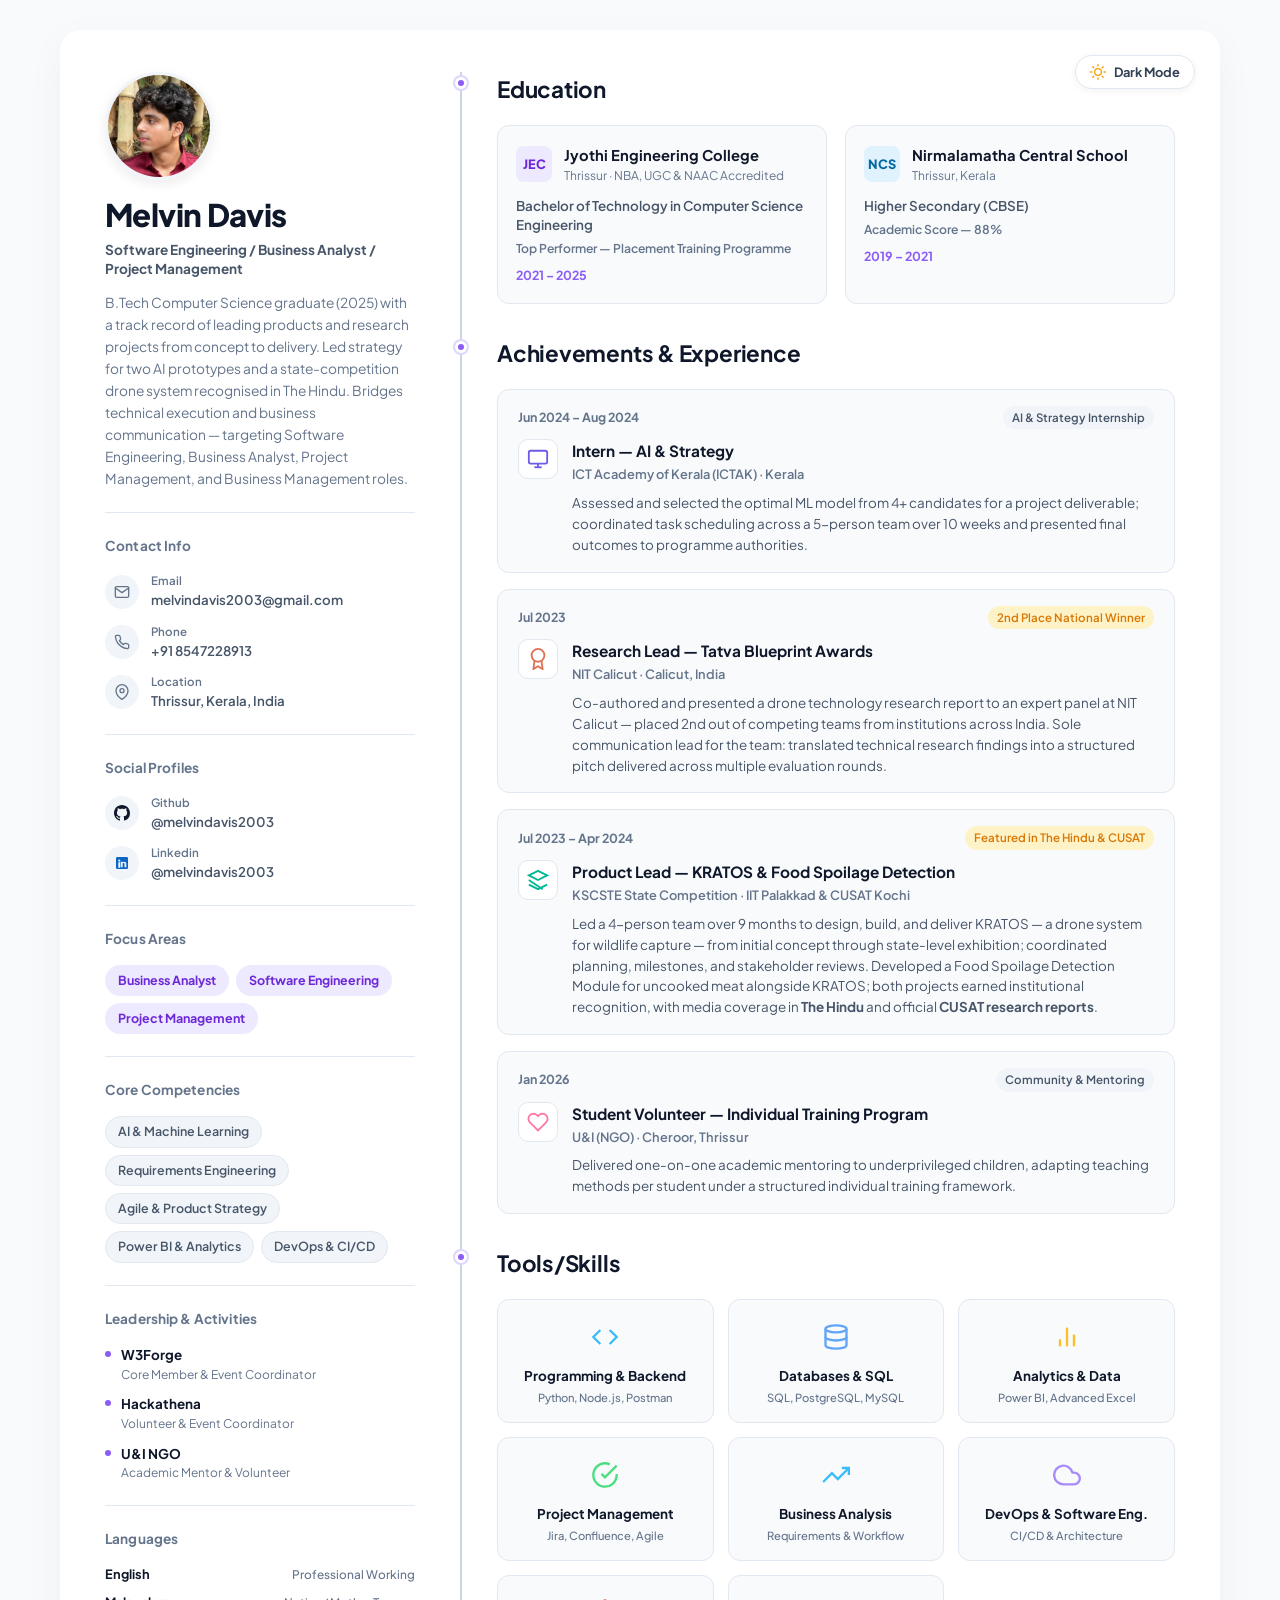
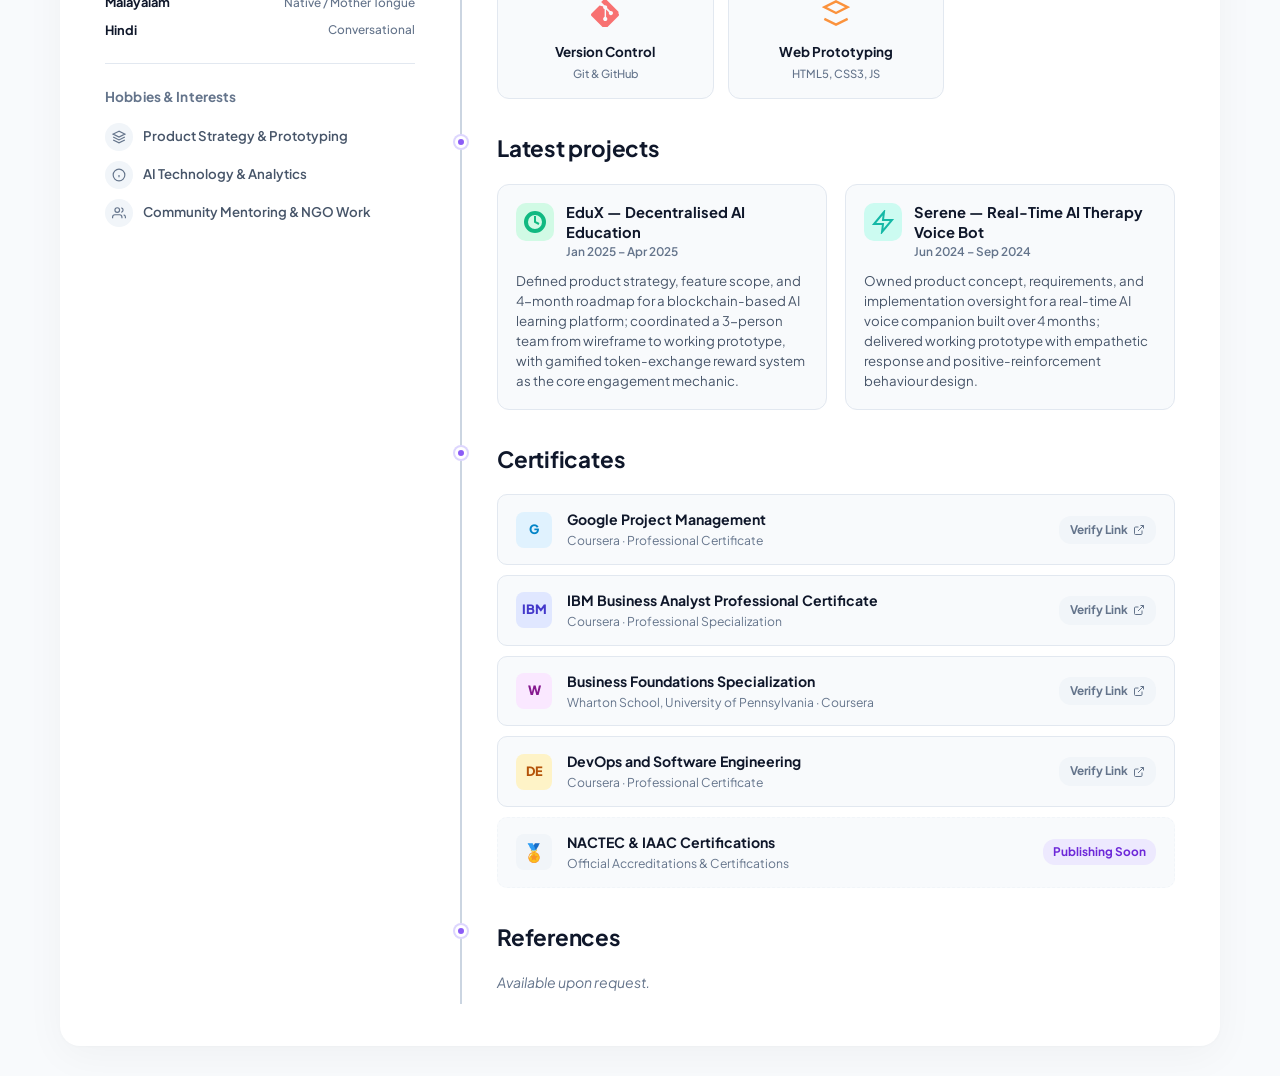
<file: index.html>
<!DOCTYPE html>
<html lang="en">

<head>
    <meta charset="UTF-8">
    <meta name="viewport" content="width=device-width, initial-scale=1.0">
    <meta http-equiv="X-UA-Compatible" content="ie=edge">

    <!-- Anti-flash theme script -->
    <script>
        (function () {
            const savedTheme = localStorage.getItem('theme') || (window.matchMedia('(prefers-color-scheme: dark)').matches ? 'dark' : 'light');
            document.documentElement.setAttribute('data-theme', savedTheme);
        })();
    </script>

    <!-- Primary Meta Tags -->
    <title>Melvin Davis | Software Engineering, Business Analyst & Project Management Portfolio</title>
    <meta name="title" content="Melvin Davis | Software Engineering, Business Analyst & Project Management Portfolio">
    <meta name="description"
        content="Official portfolio & resume website of Melvin Davis — B.Tech Computer Science Graduate (2025), Product Lead, AI Strategy Specialist, and Certified Business Analyst & Project Manager based in Thrissur, Kerala.">
    <meta name="keywords"
        content="Melvin Davis, Software Engineer, Business Analyst, Project Management, Thrissur Kerala, B.Tech Computer Science, Jyothi Engineering College, EduX, Serene AI, KRATOS drone, Tatva Blueprint Awards">
    <meta name="author" content="Melvin Davis">
    <meta name="robots" content="index, follow">

    <!-- Open Graph / Facebook / LinkedIn -->
    <meta property="og:type" content="website">
    <meta property="og:url" content="https://melvindavis2003.github.io/">
    <meta property="og:title" content="Melvin Davis | Software Engineering & Business Analyst Portfolio">
    <meta property="og:description"
        content="Explore the portfolio, projects, certifications, and experience of Melvin Davis. Specializing in Software Engineering, AI Strategy, and Project Management.">
    <meta property="og:image" content="./avatar.png">

    <!-- Twitter Meta Tags -->
    <meta property="twitter:card" content="summary_large_image">
    <meta property="twitter:title" content="Melvin Davis | Resume & Portfolio">
    <meta property="twitter:description"
        content="Explore the projects and certified credentials of Melvin Davis in Software Engineering, Business Analysis, and Project Management.">
    <meta property="twitter:image" content="./avatar.png">

    <!-- Canonical URL -->
    <link rel="canonical" href="https://melvindavis2003.github.io/">

    <!-- Structured Data / JSON-LD for SEO -->
    <script type="application/ld+json">
    {
      "@context": "https://schema.org",
      "@type": "Person",
      "name": "Melvin Davis",
      "jobTitle": "Software Engineer & Business Analyst",
      "email": "mailto:melvindavis2003@gmail.com",
      "telephone": "+918547228913",
      "address": {
        "@type": "PostalAddress",
        "addressLocality": "Thrissur",
        "addressRegion": "Kerala",
        "addressCountry": "India"
      },
      "almaMater": "Jyothi Engineering College",
      "sameAs": [
        "https://github.com/melvindavis2003",
        "https://linkedin.com/in/melvindavis2003"
      ],
      "knowsAbout": [
        "Software Engineering",
        "Business Analysis",
        "Project Management",
        "Analytics & Data",
        "Databases & SQL",
        "DevOps"
      ]
    }
    </script>

    <!-- Google Fonts -->
    <link rel="preconnect" href="https://fonts.googleapis.com">
    <link rel="preconnect" href="https://fonts.gstatic.com" crossorigin>
    <link
        href="https://fonts.googleapis.com/css2?family=Plus+Jakarta+Sans:ital,wght@0,300;0,400;0,500;0,600;0,700;0,800;1,400&display=swap"
        rel="stylesheet">

    <link rel="stylesheet" href="./style.css">
</head>

<body>
    <div class="resume-wrapper" id="main-container">
        <main class="resume-card" id="resume-card-main">

            <!-- Theme Switcher Toggle -->
            <button class="theme-toggle-btn" id="theme-toggle" aria-label="Toggle Dark and Light Mode" title="Toggle Theme Mode">
                <svg class="sun-icon" width="16" height="16" viewBox="0 0 24 24" fill="none" stroke="currentColor" stroke-width="2" stroke-linecap="round" stroke-linejoin="round">
                    <circle cx="12" cy="12" r="5"></circle>
                    <line x1="12" y1="1" x2="12" y2="3"></line>
                    <line x1="12" y1="21" x2="12" y2="23"></line>
                    <line x1="4.22" y1="4.22" x2="5.64" y2="5.64"></line>
                    <line x1="18.36" y1="18.36" x2="19.78" y2="19.78"></line>
                    <line x1="1" y1="12" x2="3" y2="12"></line>
                    <line x1="21" y1="12" x2="23" y2="12"></line>
                    <line x1="4.22" y1="19.78" x2="5.64" y2="18.36"></line>
                    <line x1="18.36" y1="5.64" x2="19.78" y2="4.22"></line>
                </svg>
                <svg class="moon-icon" width="16" height="16" viewBox="0 0 24 24" fill="none" stroke="currentColor" stroke-width="2" stroke-linecap="round" stroke-linejoin="round">
                    <path d="M21 12.79A9 9 0 1 1 11.21 3 7 7 0 0 0 21 12.79z"></path>
                </svg>
                <span class="theme-text">Dark Mode</span>
            </button>

            <!-- Left Sidebar Section -->
            <aside class="sidebar" id="sidebar-info" aria-label="Personal Information and Sidebar">

                <!-- Profile Header -->
                <header class="profile-header" id="profile-header-section">
                    <div class="avatar-container" id="avatar-wrapper">
                        <img src="./avatar.png" alt="Melvin Davis - Software Engineering & Business Analyst"
                            class="avatar-img" id="profile-avatar" loading="eager" width="108" height="108">
                    </div>
                    <h1 class="name" id="user-name">Melvin Davis</h1>
                    <p class="role-subtitle" id="user-role-title">Software Engineering / Business Analyst / Project Management</p>
                    <p class="profile-bio" id="user-bio">
                        B.Tech Computer Science graduate (2025) with a track record of leading products and research
                        projects from concept to delivery. Led strategy for two AI prototypes and a state-competition
                        drone system recognised in The Hindu. Bridges technical execution and business communication —
                        targeting Software Engineering, Business Analyst, Project Management, and Business Management
                        roles.
                    </p>
                </header>

                <div class="sidebar-divider" aria-hidden="true"></div>

                <!-- Contact Details -->
                <section class="sidebar-block" id="contact-details-block" aria-label="Contact Information">
                    <h2 class="sidebar-heading">Contact Info</h2>

                    <div class="contact-item" id="contact-email">
                        <div class="icon-bubble" aria-hidden="true">
                            <svg width="16" height="16" viewBox="0 0 24 24" fill="none" stroke="currentColor"
                                stroke-width="2" stroke-linecap="round" stroke-linejoin="round">
                                <path d="M4 4h16c1.1 0 2 .9 2 2v12c0 1.1-.9 2-2 2H4c-1.1 0-2-.9-2-2V6c0-1.1.9-2 2-2z">
                                </path>
                                <polyline points="22,6 12,13 2,6"></polyline>
                            </svg>
                        </div>
                        <div class="contact-meta">
                            <span class="label">Email</span>
                            <a href="mailto:melvindavis2003@gmail.com" class="val" id="link-email"
                                title="Email Melvin Davis">melvindavis2003@gmail.com</a>
                        </div>
                    </div>

                    <div class="contact-item" id="contact-phone">
                        <div class="icon-bubble" aria-hidden="true">
                            <svg width="16" height="16" viewBox="0 0 24 24" fill="none" stroke="currentColor"
                                stroke-width="2" stroke-linecap="round" stroke-linejoin="round">
                                <path
                                    d="M22 16.92v3a2 2 0 0 1-2.18 2 19.79 19.79 0 0 1-8.63-3.07 19.5 19.5 0 0 1-6-6 19.79 19.79 0 0 1-3.07-8.67A2 2 0 0 1 4.11 2h3a2 2 0 0 1 2 1.72 12.84 12.84 0 0 0 .7 2.81 2 2 0 0 1-.45 2.11L8.09 9.91a16 16 0 0 0 6 6l1.27-1.27a2 2 0 0 1 2.11-.45 12.84 12.84 0 0 0 2.81.7A2 2 0 0 1 22 16.92z">
                                </path>
                            </svg>
                        </div>
                        <div class="contact-meta">
                            <span class="label">Phone</span>
                            <a href="tel:+918547228913" class="val" id="link-phone" title="Call Melvin Davis">+91 8547228913</a>
                        </div>
                    </div>

                    <div class="contact-item" id="contact-location">
                        <div class="icon-bubble" aria-hidden="true">
                            <svg width="16" height="16" viewBox="0 0 24 24" fill="none" stroke="currentColor"
                                stroke-width="2" stroke-linecap="round" stroke-linejoin="round">
                                <path d="M21 10c0 7-9 13-9 13s-9-6-9-13a9 9 0 0 1 18 0z"></path>
                                <circle cx="12" cy="10" r="3"></circle>
                            </svg>
                        </div>
                        <div class="contact-meta">
                            <span class="label">Location</span>
                            <span class="val" id="val-location">Thrissur, Kerala, India</span>
                        </div>
                    </div>
                </section>

                <div class="sidebar-divider" aria-hidden="true"></div>

                <!-- Social Profiles -->
                <section class="sidebar-block" id="social-profiles-block" aria-label="Social Profiles">
                    <h2 class="sidebar-heading">Social Profiles</h2>

                    <div class="contact-item" id="social-github">
                        <div class="icon-bubble icon-bubble--github" aria-hidden="true">
                            <svg width="16" height="16" viewBox="0 0 24 24" fill="currentColor">
                                <path
                                    d="M12 0C5.37 0 0 5.37 0 12c0 5.31 3.435 9.795 8.205 11.385.6.105.825-.255.825-.57 0-.285-.015-1.23-.015-2.235-3.015.555-3.795-.735-4.035-1.41-.135-.345-.72-1.41-1.23-1.695-.42-.225-1.02-.78-.015-.795.945-.015 1.62.87 1.845 1.23 1.08 1.815 2.805 1.305 3.495.99.105-.78.42-1.305.765-1.605-2.67-.3-5.46-1.335-5.46-5.925 0-1.305.465-2.385 1.23-3.225-.12-.3-.54-1.53.12-3.18 0 0 1.005-.315 3.3 1.23.96-.27 1.98-.405 3-.405s2.04.135 3 .405c2.295-1.56 3.3-1.23 3.3-1.23.66 1.65.24 2.88.12 3.18.765.84 1.23 1.905 1.23 3.225 0 4.605-2.805 5.625-5.475 5.925.435.375.81 1.095.81 2.22 0 1.605-.015 2.895-.015 3.3 0 .315.225.69.825.57A12.02 12.02 0 0024 12c0-6.63-5.37-12-12-12z" />
                            </svg>
                        </div>
                        <div class="contact-meta">
                            <span class="label">Github</span>
                            <a href="https://github.com/melvindavis2003" target="_blank" rel="noopener noreferrer"
                                class="val" id="link-github" title="Visit GitHub Profile">@melvindavis2003</a>
                        </div>
                    </div>

                    <div class="contact-item" id="social-linkedin">
                        <div class="icon-bubble icon-bubble--linkedin" aria-hidden="true">
                            <svg width="16" height="16" viewBox="0 0 24 24" fill="currentColor">
                                <path
                                    d="M19 3a2 2 0 0 1 2 2v14a2 2 0 0 1-2 2H5a2 2 0 0 1-2-2V5a2 2 0 0 1 2-2h14m-.5 15.5v-5.3a3.26 3.26 0 0 0-3.26-3.26c-.85 0-1.84.52-2.28 1.3v-1.11h-2.79v8.37h2.79v-4.93c0-.77.62-1.4 1.39-1.4a1.4 1.4 0 0 1 1.4 1.4v4.93h2.75M6.46 10.9v8.37H9.25V10.9H6.46M7.86 6.74a1.64 1.64 0 1 0 0 3.28 1.64 1.64 0 0 0 0-3.28z" />
                            </svg>
                        </div>
                        <div class="contact-meta">
                            <span class="label">Linkedin</span>
                            <a href="https://linkedin.com/in/melvindavis2003" target="_blank" rel="noopener noreferrer"
                                class="val" id="link-linkedin" title="Visit LinkedIn Profile">@melvindavis2003</a>
                        </div>
                    </div>
                </section>

                <div class="sidebar-divider" aria-hidden="true"></div>

                <!-- Primary Focus Areas -->
                <section class="sidebar-block" id="focus-areas-block" aria-label="Core Focus Areas">
                    <h2 class="sidebar-heading">Focus Areas</h2>

                    <div class="pill-badge-list" id="focus-pills-list">
                        <span class="pill-badge pill-badge--primary">Business Analyst</span>
                        <span class="pill-badge pill-badge--primary">Software Engineering</span>
                        <span class="pill-badge pill-badge--primary">Project Management</span>
                    </div>
                </section>

                <div class="sidebar-divider" aria-hidden="true"></div>

                <!-- Technical Competencies -->
                <section class="sidebar-block" id="competencies-block" aria-label="Key Technical Competencies">
                    <h2 class="sidebar-heading">Core Competencies</h2>

                    <div class="pill-badge-list" id="competencies-pills-list">
                        <span class="pill-badge">AI & Machine Learning</span>
                        <span class="pill-badge">Requirements Engineering</span>
                        <span class="pill-badge">Agile & Product Strategy</span>
                        <span class="pill-badge">Power BI & Analytics</span>
                        <span class="pill-badge">DevOps & CI/CD</span>
                    </div>
                </section>

                <div class="sidebar-divider" aria-hidden="true"></div>

                <!-- Leadership & Community Impact -->
                <section class="sidebar-block" id="leadership-block" aria-label="Leadership and Community Involvement">
                    <h2 class="sidebar-heading">Leadership & Activities</h2>

                    <ul class="activity-list" id="leadership-activities-list">
                        <li class="activity-item">
                            <div class="activity-bullet" aria-hidden="true"></div>
                            <div class="activity-meta">
                                <strong class="activity-title">W3Forge</strong>
                                <span class="activity-role">Core Member & Event Coordinator</span>
                            </div>
                        </li>
                        <li class="activity-item">
                            <div class="activity-bullet" aria-hidden="true"></div>
                            <div class="activity-meta">
                                <strong class="activity-title">Hackathena</strong>
                                <span class="activity-role">Volunteer & Event Coordinator</span>
                            </div>
                        </li>
                        <li class="activity-item">
                            <div class="activity-bullet" aria-hidden="true"></div>
                            <div class="activity-meta">
                                <strong class="activity-title">U&I NGO</strong>
                                <span class="activity-role">Academic Mentor & Volunteer</span>
                            </div>
                        </li>
                    </ul>
                </section>

                <div class="sidebar-divider" aria-hidden="true"></div>

                <!-- Languages Section -->
                <section class="sidebar-block" id="languages-block" aria-label="Languages Spoken">
                    <h2 class="sidebar-heading">Languages</h2>

                    <div class="language-list" id="language-list">
                        <div class="lang-item">
                            <span class="lang-name">English</span>
                            <span class="lang-prof">Professional Working</span>
                        </div>
                        <div class="lang-item">
                            <span class="lang-name">Malayalam</span>
                            <span class="lang-prof">Native / Mother Tongue</span>
                        </div>
                        <div class="lang-item">
                            <span class="lang-name">Hindi</span>
                            <span class="lang-prof">Conversational</span>
                        </div>
                    </div>
                </section>

                <div class="sidebar-divider" aria-hidden="true"></div>

                <!-- Hobbies & Interests -->
                <section class="sidebar-block" id="hobbies-block" aria-label="Hobbies and Personal Interests">
                    <h2 class="sidebar-heading">Hobbies & Interests</h2>
                    <ul class="hobby-list" id="hobbies-list">
                        <li>
                            <div class="icon-bubble icon-bubble--sm" aria-hidden="true">
                                <svg width="14" height="14" viewBox="0 0 24 24" fill="none" stroke="currentColor"
                                    stroke-width="2">
                                    <path d="M12 2L2 7l10 5 10-5-10-5zM2 17l10 5 10-5M2 12l10 5 10-5"></path>
                                </svg>
                            </div>
                            <span>Product Strategy & Prototyping</span>
                        </li>
                        <li>
                            <div class="icon-bubble icon-bubble--sm" aria-hidden="true">
                                <svg width="14" height="14" viewBox="0 0 24 24" fill="none" stroke="currentColor"
                                    stroke-width="2">
                                    <circle cx="12" cy="12" r="10"></circle>
                                    <path d="M12 16v-4M12 8h.01"></path>
                                </svg>
                            </div>
                            <span>AI Technology & Analytics</span>
                        </li>
                        <li>
                            <div class="icon-bubble icon-bubble--sm" aria-hidden="true">
                                <svg width="14" height="14" viewBox="0 0 24 24" fill="none" stroke="currentColor"
                                    stroke-width="2">
                                    <path d="M17 21v-2a4 4 0 0 0-4-4H5a4 4 0 0 0-4 4v2"></path>
                                    <circle cx="9" cy="7" r="4"></circle>
                                    <path d="M23 21v-2a4 4 0 0 0-3-3.87"></path>
                                    <path d="M16 3.13a4 4 0 0 1 0 7.75"></path>
                                </svg>
                            </div>
                            <span>Community Mentoring & NGO Work</span>
                        </li>
                    </ul>
                </section>
            </aside>

            <!-- Main Timeline Content Column -->
            <section class="main-content" id="main-timeline-content"
                aria-label="Main Content and Achievements Timeline">

                <!-- Section 1: Education -->
                <article class="timeline-section" id="education-section">
                    <div class="timeline-node" aria-hidden="true"></div>
                    <h2 class="section-title">Education</h2>

                    <div class="education-grid" id="education-cards-wrapper">
                        <!-- Card 1 -->
                        <div class="edu-card" id="edu-card-jec">
                            <div class="edu-header">
                                <div class="institution-logo logo--college" aria-hidden="true">
                                    <span>JEC</span>
                                </div>
                                <div class="edu-heading-text">
                                    <h3 class="institution-name">Jyothi Engineering College</h3>
                                    <p class="edu-accreditation">Thrissur · NBA, UGC & NAAC Accredited</p>
                                </div>
                            </div>
                            <h4 class="degree-title">Bachelor of Technology in Computer Science Engineering</h4>
                            <p class="edu-honor-text">Top Performer — Placement Training Programme</p>
                            <div class="edu-meta-line">
                                <span class="edu-date">2021 – 2025</span>
                            </div>
                        </div>

                        <!-- Card 2 -->
                        <div class="edu-card" id="edu-card-ncs">
                            <div class="edu-header">
                                <div class="institution-logo logo--school" aria-hidden="true">
                                    <span>NCS</span>
                                </div>
                                <div class="edu-heading-text">
                                    <h3 class="institution-name">Nirmalamatha Central School</h3>
                                    <p class="edu-accreditation">Thrissur, Kerala</p>
                                </div>
                            </div>
                            <h4 class="degree-title">Higher Secondary (CBSE)</h4>
                            <p class="edu-honor-text">Academic Score — 88%</p>
                            <div class="edu-meta-line">
                                <span class="edu-date">2019 – 2021</span>
                            </div>
                        </div>
                    </div>
                </article>

                <!-- Section 2: Achievements & Experience -->
                <article class="timeline-section" id="experience-section">
                    <div class="timeline-node" aria-hidden="true"></div>
                    <h2 class="section-title">Achievements & Experience</h2>

                    <div class="experience-list" id="experience-items-wrapper">

                        <!-- Experience Item 1 -->
                        <div class="exp-card" id="exp-card-ictak">
                            <div class="exp-top-bar">
                                <span class="exp-dates">Jun 2024 – Aug 2024</span>
                                <span class="exp-tag">AI & Strategy Internship</span>
                            </div>
                            <div class="exp-body">
                                <div class="exp-logo-box" aria-hidden="true">
                                    <svg width="22" height="22" viewBox="0 0 24 24" fill="none" stroke="#6c5ce7"
                                        stroke-width="2">
                                        <rect x="2" y="3" width="20" height="14" rx="2" ry="2"></rect>
                                        <line x1="8" y1="21" x2="16" y2="21"></line>
                                        <line x1="12" y1="17" x2="12" y2="21"></line>
                                    </svg>
                                </div>
                                <div class="exp-info">
                                    <h3 class="exp-role">Intern — AI & Strategy</h3>
                                    <p class="exp-company">ICT Academy of Kerala (ICTAK) · Kerala</p>
                                    <p class="exp-desc">
                                        Assessed and selected the optimal ML model from 4+ candidates for a project
                                        deliverable; coordinated task scheduling across a 5-person team over 10 weeks
                                        and presented final outcomes to programme authorities.
                                    </p>
                                </div>
                            </div>
                        </div>

                        <!-- Experience Item 2 -->
                        <div class="exp-card" id="exp-card-tatva">
                            <div class="exp-top-bar">
                                <span class="exp-dates">Jul 2023</span>
                                <span class="exp-tag exp-tag--award">2nd Place National Winner</span>
                            </div>
                            <div class="exp-body">
                                <div class="exp-logo-box" aria-hidden="true">
                                    <svg width="22" height="22" viewBox="0 0 24 24" fill="none" stroke="#e17055"
                                        stroke-width="2">
                                        <circle cx="12" cy="8" r="7"></circle>
                                        <polyline points="8.21 13.89 7 23 12 20 17 23 15.79 13.88"></polyline>
                                    </svg>
                                </div>
                                <div class="exp-info">
                                    <h3 class="exp-role">Research Lead — Tatva Blueprint Awards</h3>
                                    <p class="exp-company">NIT Calicut · Calicut, India</p>
                                    <p class="exp-desc">
                                        Co-authored and presented a drone technology research report to an expert panel
                                        at NIT Calicut — placed 2nd out of competing teams from institutions across
                                        India. Sole communication lead for the team: translated technical research
                                        findings into a structured pitch delivered across multiple evaluation rounds.
                                    </p>
                                </div>
                            </div>
                        </div>

                        <!-- Experience Item 3 -->
                        <div class="exp-card" id="exp-card-kratos">
                            <div class="exp-top-bar">
                                <span class="exp-dates">Jul 2023 – Apr 2024</span>
                                <span class="exp-tag exp-tag--award">Featured in The Hindu & CUSAT</span>
                            </div>
                            <div class="exp-body">
                                <div class="exp-logo-box" aria-hidden="true">
                                    <svg width="22" height="22" viewBox="0 0 24 24" fill="none" stroke="#00b894"
                                        stroke-width="2">
                                        <polygon points="12 2 2 7 12 12 22 7 12 2"></polygon>
                                        <polyline points="2 17 12 22 22 17"></polyline>
                                        <polyline points="2 12 17 22 12"></polyline>
                                    </svg>
                                </div>
                                <div class="exp-info">
                                    <h3 class="exp-role">Product Lead — KRATOS & Food Spoilage Detection</h3>
                                    <p class="exp-company">KSCSTE State Competition · IIT Palakkad & CUSAT Kochi</p>
                                    <p class="exp-desc">
                                        Led a 4-person team over 9 months to design, build, and deliver KRATOS — a drone
                                        system for wildlife capture — from initial concept through state-level
                                        exhibition; coordinated planning, milestones, and stakeholder reviews. Developed
                                        a Food Spoilage Detection Module for uncooked meat alongside KRATOS; both
                                        projects earned institutional recognition, with media coverage in <strong>The
                                            Hindu</strong> and official <strong>CUSAT research reports</strong>.
                                    </p>
                                </div>
                            </div>
                        </div>

                        <!-- Experience Item 4 -->
                        <div class="exp-card" id="exp-card-uandi">
                            <div class="exp-top-bar">
                                <span class="exp-dates">Jan 2026</span>
                                <span class="exp-tag">Community & Mentoring</span>
                            </div>
                            <div class="exp-body">
                                <div class="exp-logo-box" aria-hidden="true">
                                    <svg width="22" height="22" viewBox="0 0 24 24" fill="none" stroke="#fd79a8"
                                        stroke-width="2">
                                        <path
                                            d="M20.84 4.61a5.5 5.5 0 0 0-7.78 0L12 5.67l-1.06-1.06a5.5 5.5 0 0 0-7.78 7.78l1.06 1.06L12 21.23l7.78-7.78 1.06-1.06a5.5 5.5 0 0 0 0-7.78z">
                                        </path>
                                    </svg>
                                </div>
                                <div class="exp-info">
                                    <h3 class="exp-role">Student Volunteer — Individual Training Program</h3>
                                    <p class="exp-company">U&I (NGO) · Cheroor, Thrissur</p>
                                    <p class="exp-desc">
                                        Delivered one-on-one academic mentoring to underprivileged children, adapting
                                        teaching methods per student under a structured individual training framework.
                                    </p>
                                </div>
                            </div>
                        </div>

                    </div>
                </article>

                <!-- Section 3: Tools / Skills -->
                <article class="timeline-section" id="skills-section">
                    <div class="timeline-node" aria-hidden="true"></div>
                    <h2 class="section-title">Tools/Skills</h2>

                    <div class="skills-grid" id="skills-grid-wrapper">
                        <!-- Skill 1: Programming & Backend -->
                        <div class="skill-card" id="skill-backend">
                            <div class="skill-icon icon--backend" aria-hidden="true">
                                <svg width="28" height="28" viewBox="0 0 24 24" fill="none" stroke="currentColor" stroke-width="2"><polyline points="16 18 22 12 16 6"></polyline><polyline points="8 6 2 12 8 18"></polyline></svg>
                            </div>
                            <h4 class="skill-name">Programming & Backend</h4>
                            <p class="skill-cat">Python, Node.js, Postman</p>
                        </div>

                        <!-- Skill 2: Databases & SQL -->
                        <div class="skill-card" id="skill-databases">
                            <div class="skill-icon icon--db" aria-hidden="true">
                                <svg width="28" height="28" viewBox="0 0 24 24" fill="none" stroke="currentColor" stroke-width="2"><ellipse cx="12" cy="5" rx="9" ry="3"></ellipse><path d="M21 12c0 1.66-4 3-9 3s-9-1.34-9-3"></path><path d="M3 5v14c0 1.66 4 3 9 3s9-1.34 9-3V5"></path></svg>
                            </div>
                            <h4 class="skill-name">Databases & SQL</h4>
                            <p class="skill-cat">SQL, PostgreSQL, MySQL</p>
                        </div>

                        <!-- Skill 3: Analytics & Data -->
                        <div class="skill-card" id="skill-analytics">
                            <div class="skill-icon icon--analytics" aria-hidden="true">
                                <svg width="28" height="28" viewBox="0 0 24 24" fill="none" stroke="currentColor" stroke-width="2"><line x1="18" y1="20" x2="18" y2="10"></line><line x1="12" y1="20" x2="12" y2="4"></line><line x1="6" y1="20" x2="6" y2="14"></line></svg>
                            </div>
                            <h4 class="skill-name">Analytics & Data</h4>
                            <p class="skill-cat">Power BI, Advanced Excel</p>
                        </div>

                        <!-- Skill 4: Project Management -->
                        <div class="skill-card" id="skill-pm">
                            <div class="skill-icon icon--pm" aria-hidden="true">
                                <svg width="28" height="28" viewBox="0 0 24 24" fill="none" stroke="currentColor" stroke-width="2"><path d="M22 11.08V12a10 10 0 1 1-5.93-9.14"></path><polyline points="22 4 12 14.01 9 11.01"></polyline></svg>
                            </div>
                            <h4 class="skill-name">Project Management</h4>
                            <p class="skill-cat">Jira, Confluence, Agile</p>
                        </div>

                        <!-- Skill 5: Business Analysis -->
                        <div class="skill-card" id="skill-ba">
                            <div class="skill-icon icon--ba" aria-hidden="true">
                                <svg width="28" height="28" viewBox="0 0 24 24" fill="none" stroke="currentColor" stroke-width="2"><polyline points="23 6 13.5 15.5 8.5 10.5 1 18"></polyline><polyline points="17 6 23 6 23 12"></polyline></svg>
                            </div>
                            <h4 class="skill-name">Business Analysis</h4>
                            <p class="skill-cat">Requirements & Workflow</p>
                        </div>

                        <!-- Skill 6: DevOps & Infrastructure -->
                        <div class="skill-card" id="skill-devops">
                            <div class="skill-icon icon--devops" aria-hidden="true">
                                <svg width="28" height="28" viewBox="0 0 24 24" fill="none" stroke="currentColor" stroke-width="2"><path d="M18 10h-1.26A8 8 0 1 0 9 20h9a5 5 0 0 0 0-10z"></path></svg>
                            </div>
                            <h4 class="skill-name">DevOps & Software Eng.</h4>
                            <p class="skill-cat">CI/CD & Architecture</p>
                        </div>

                        <!-- Skill 7: Version Control -->
                        <div class="skill-card" id="skill-git">
                            <div class="skill-icon icon--git" aria-hidden="true">
                                <svg width="28" height="28" viewBox="0 0 24 24" fill="currentColor"><path d="M23.546 10.93L13.067.452c-.604-.603-1.582-.603-2.188 0L8.708 2.627l2.76 2.76c.645-.215 1.379-.07 1.889.44.516.515.655 1.258.428 1.9l2.636 2.637c.642-.227 1.385-.088 1.9.427.708.707.708 1.855 0 2.563-.707.707-1.855.707-2.563 0-.54-.54-.673-1.32-.397-1.986l-2.455-2.456v6.417c.215.115.412.274.577.44.707.707.707 1.855 0 2.563-.707.707-1.855.707-2.563 0-.707-.708-.707-1.856 0-2.563.22-.22.484-.37.765-.453v-6.52c-.28-.083-.544-.233-.765-.453-.526-.526-.665-1.277-.42-1.92L7.33 5.485.452 12.363c-.603.604-.603 1.582 0 2.188l10.48 10.478c.604.603 1.582.603 2.188 0l10.426-10.426c.603-.604.603-1.582 0-2.188z"/></svg>
                            </div>
                            <h4 class="skill-name">Version Control</h4>
                            <p class="skill-cat">Git & GitHub</p>
                        </div>

                        <!-- Skill 8: Web Development -->
                        <div class="skill-card" id="skill-web">
                            <div class="skill-icon icon--web" aria-hidden="true">
                                <svg width="28" height="28" viewBox="0 0 24 24" fill="none" stroke="currentColor" stroke-width="2"><polygon points="12 2 2 7 12 12 22 7 12 2"></polygon><polyline points="2 17 12 22 22 17"></polyline></svg>
                            </div>
                            <h4 class="skill-name">Web Prototyping</h4>
                            <p class="skill-cat">HTML5, CSS3, JS</p>
                        </div>
                    </div>
                </article>

                <!-- Section 4: Latest Projects -->
                <article class="timeline-section" id="projects-section">
                    <div class="timeline-node" aria-hidden="true"></div>
                    <h2 class="section-title">Latest projects</h2>

                    <div class="projects-grid" id="projects-grid-wrapper">

                        <!-- Project 1 -->
                        <div class="project-card" id="project-card-edux">
                            <div class="project-header">
                                <div class="project-icon icon-bg--green" aria-hidden="true">
                                    <svg width="24" height="24" viewBox="0 0 24 24" fill="none" stroke="#10b981"
                                        stroke-width="2">
                                        <path
                                            d="M12 2a10 10 0 1 0 10 10A10 10 0 0 0 12 2zm0 18a8 8 0 1 1 8-8 8 8 0 0 1-8 8z" />
                                        <path d="M12 6v6l4 2" />
                                    </svg>
                                </div>
                                <div class="project-title-meta">
                                    <h3 class="project-title">EduX — Decentralised AI Education</h3>
                                    <span class="project-date">Jan 2025 – Apr 2025</span>
                                </div>
                            </div>
                            <p class="project-desc">
                                Defined product strategy, feature scope, and 4-month roadmap for a blockchain-based AI
                                learning platform; coordinated a 3-person team from wireframe to working prototype, with
                                gamified token-exchange reward system as the core engagement mechanic.
                            </p>
                        </div>

                        <!-- Project 2 -->
                        <div class="project-card" id="project-card-serene">
                            <div class="project-header">
                                <div class="project-icon icon-bg--teal" aria-hidden="true">
                                    <svg width="24" height="24" viewBox="0 0 24 24" fill="none" stroke="#14b8a6"
                                        stroke-width="2">
                                        <polygon points="13 2 3 14 12 14 11 22 21 10 12 10 13 2"></polygon>
                                    </svg>
                                </div>
                                <div class="project-title-meta">
                                    <h3 class="project-title">Serene — Real-Time AI Therapy Voice Bot</h3>
                                    <span class="project-date">Jun 2024 – Sep 2024</span>
                                </div>
                            </div>
                            <p class="project-desc">
                                Owned product concept, requirements, and implementation oversight for a real-time AI
                                voice companion built over 4 months; delivered working prototype with empathetic
                                response and positive-reinforcement behaviour design.
                            </p>
                        </div>

                    </div>
                </article>

                <!-- Section 5: Certificates with Interactive Hyperlinks -->
                <article class="timeline-section" id="certifications-section">
                    <div class="timeline-node" aria-hidden="true"></div>
                    <h2 class="section-title">Certificates</h2>

                    <div class="cert-list" id="certifications-list-wrapper">

                        <!-- Cert 1: Google Project Management -->
                        <a href="https://www.coursera.org/professional-certificates/google-project-management"
                            target="_blank" rel="noopener noreferrer" class="cert-card cert-card--link"
                            id="cert-google-pm"
                            title="Verify Google Project Management Professional Certificate on Coursera">
                            <div class="cert-icon-box logo-google" aria-hidden="true">
                                <span>G</span>
                            </div>
                            <div class="cert-info">
                                <h3 class="cert-title">Google Project Management</h3>
                                <p class="cert-issuer">Coursera · Professional Certificate</p>
                            </div>
                            <span class="cert-date cert-date--badge">
                                Verify Link
                                <svg width="12" height="12" viewBox="0 0 24 24" fill="none" stroke="currentColor"
                                    stroke-width="2">
                                    <path d="M18 13v6a2 2 0 0 1-2 2H5a2 2 0 0 1-2-2V8a2 2 0 0 1 2-2h6"></path>
                                    <polyline points="15 3 21 3 21 9"></polyline>
                                    <line x1="10" y1="14" x2="21" y2="3"></line>
                                </svg>
                            </span>
                        </a>

                        <!-- Cert 2: IBM Business Analyst -->
                        <a href="https://www.coursera.org/professional-certificates/ibm-business-analyst"
                            target="_blank" rel="noopener noreferrer" class="cert-card cert-card--link" id="cert-ibm-ba"
                            title="Verify IBM Business Analyst Professional Certificate on Coursera">
                            <div class="cert-icon-box logo-ibm" aria-hidden="true">
                                <span>IBM</span>
                            </div>
                            <div class="cert-info">
                                <h3 class="cert-title">IBM Business Analyst Professional Certificate</h3>
                                <p class="cert-issuer">Coursera · Professional Specialization</p>
                            </div>
                            <span class="cert-date cert-date--badge">
                                Verify Link
                                <svg width="12" height="12" viewBox="0 0 24 24" fill="none" stroke="currentColor"
                                    stroke-width="2">
                                    <path d="M18 13v6a2 2 0 0 1-2 2H5a2 2 0 0 1-2-2V8a2 2 0 0 1 2-2h6"></path>
                                    <polyline points="15 3 21 3 21 9"></polyline>
                                    <line x1="10" y1="14" x2="21" y2="3"></line>
                                </svg>
                            </span>
                        </a>

                        <!-- Cert 3: Wharton Business Foundations -->
                        <a href="https://www.coursera.org/specializations/wharton-business-foundations" target="_blank"
                            rel="noopener noreferrer" class="cert-card cert-card--link" id="cert-wharton-bf"
                            title="Verify Business Foundations Specialization by Wharton on Coursera">
                            <div class="cert-icon-box logo-wharton" aria-hidden="true">
                                <span>W</span>
                            </div>
                            <div class="cert-info">
                                <h3 class="cert-title">Business Foundations Specialization</h3>
                                <p class="cert-issuer">Wharton School, University of Pennsylvania · Coursera</p>
                            </div>
                            <span class="cert-date cert-date--badge">
                                Verify Link
                                <svg width="12" height="12" viewBox="0 0 24 24" fill="none" stroke="currentColor"
                                    stroke-width="2">
                                    <path d="M18 13v6a2 2 0 0 1-2 2H5a2 2 0 0 1-2-2V8a2 2 0 0 1 2-2h6"></path>
                                    <polyline points="15 3 21 3 21 9"></polyline>
                                    <line x1="10" y1="14" x2="21" y2="3"></line>
                                </svg>
                            </span>
                        </a>

                        <!-- Cert 4: DevOps & Software Engineering -->
                        <a href="https://www.coursera.org/professional-certificates/devops-and-software-engineering"
                            target="_blank" rel="noopener noreferrer" class="cert-card cert-card--link"
                            id="cert-devops-se" title="Verify DevOps and Software Engineering Certificate on Coursera">
                            <div class="cert-icon-box logo-devops" aria-hidden="true">
                                <span>DE</span>
                            </div>
                            <div class="cert-info">
                                <h3 class="cert-title">DevOps and Software Engineering</h3>
                                <p class="cert-issuer">Coursera · Professional Certificate</p>
                            </div>
                            <span class="cert-date cert-date--badge">
                                Verify Link
                                <svg width="12" height="12" viewBox="0 0 24 24" fill="none" stroke="currentColor"
                                    stroke-width="2">
                                    <path d="M18 13v6a2 2 0 0 1-2 2H5a2 2 0 0 1-2-2V8a2 2 0 0 1 2-2h6"></path>
                                    <polyline points="15 3 21 3 21 9"></polyline>
                                    <line x1="10" y1="14" x2="21" y2="3"></line>
                                </svg>
                            </span>
                        </a>

                        <!-- Combined NACTEC & IAAC Placeholder Tile -->
                        <div class="cert-card cert-card--upcoming" id="cert-nactec-iaac">
                            <div class="cert-icon-box logo-upcoming" aria-hidden="true">
                                <span>🏅</span>
                            </div>
                            <div class="cert-info">
                                <h3 class="cert-title">NACTEC & IAAC Certifications</h3>
                                <p class="cert-issuer">Official Accreditations & Certifications</p>
                            </div>
                            <span class="cert-tag-upcoming">Publishing Soon</span>
                        </div>

                    </div>
                </article>

                <!-- Section 6: References -->
                <article class="timeline-section timeline-section--footer" id="references-section">
                    <div class="timeline-node" aria-hidden="true"></div>
                    <h2 class="section-title">References</h2>
                    <p class="references-text" id="references-text">Available upon request.</p>
                </article>

            </section>
        </main>
    </div>

    <!-- Theme Switcher Script -->
    <script>
        document.addEventListener('DOMContentLoaded', () => {
            const themeToggleBtn = document.getElementById('theme-toggle');
            const themeText = themeToggleBtn?.querySelector('.theme-text');
            
            function updateToggleText(theme) {
                if (themeText) {
                    themeText.textContent = theme === 'dark' ? 'Light Mode' : 'Dark Mode';
                }
            }

            const currentTheme = document.documentElement.getAttribute('data-theme') || 'light';
            updateToggleText(currentTheme);

            themeToggleBtn?.addEventListener('click', () => {
                const activeTheme = document.documentElement.getAttribute('data-theme');
                const newTheme = activeTheme === 'dark' ? 'light' : 'dark';
                document.documentElement.setAttribute('data-theme', newTheme);
                localStorage.setItem('theme', newTheme);
                updateToggleText(newTheme);
            });
        });
    </script>
</body>

</html>
</file>
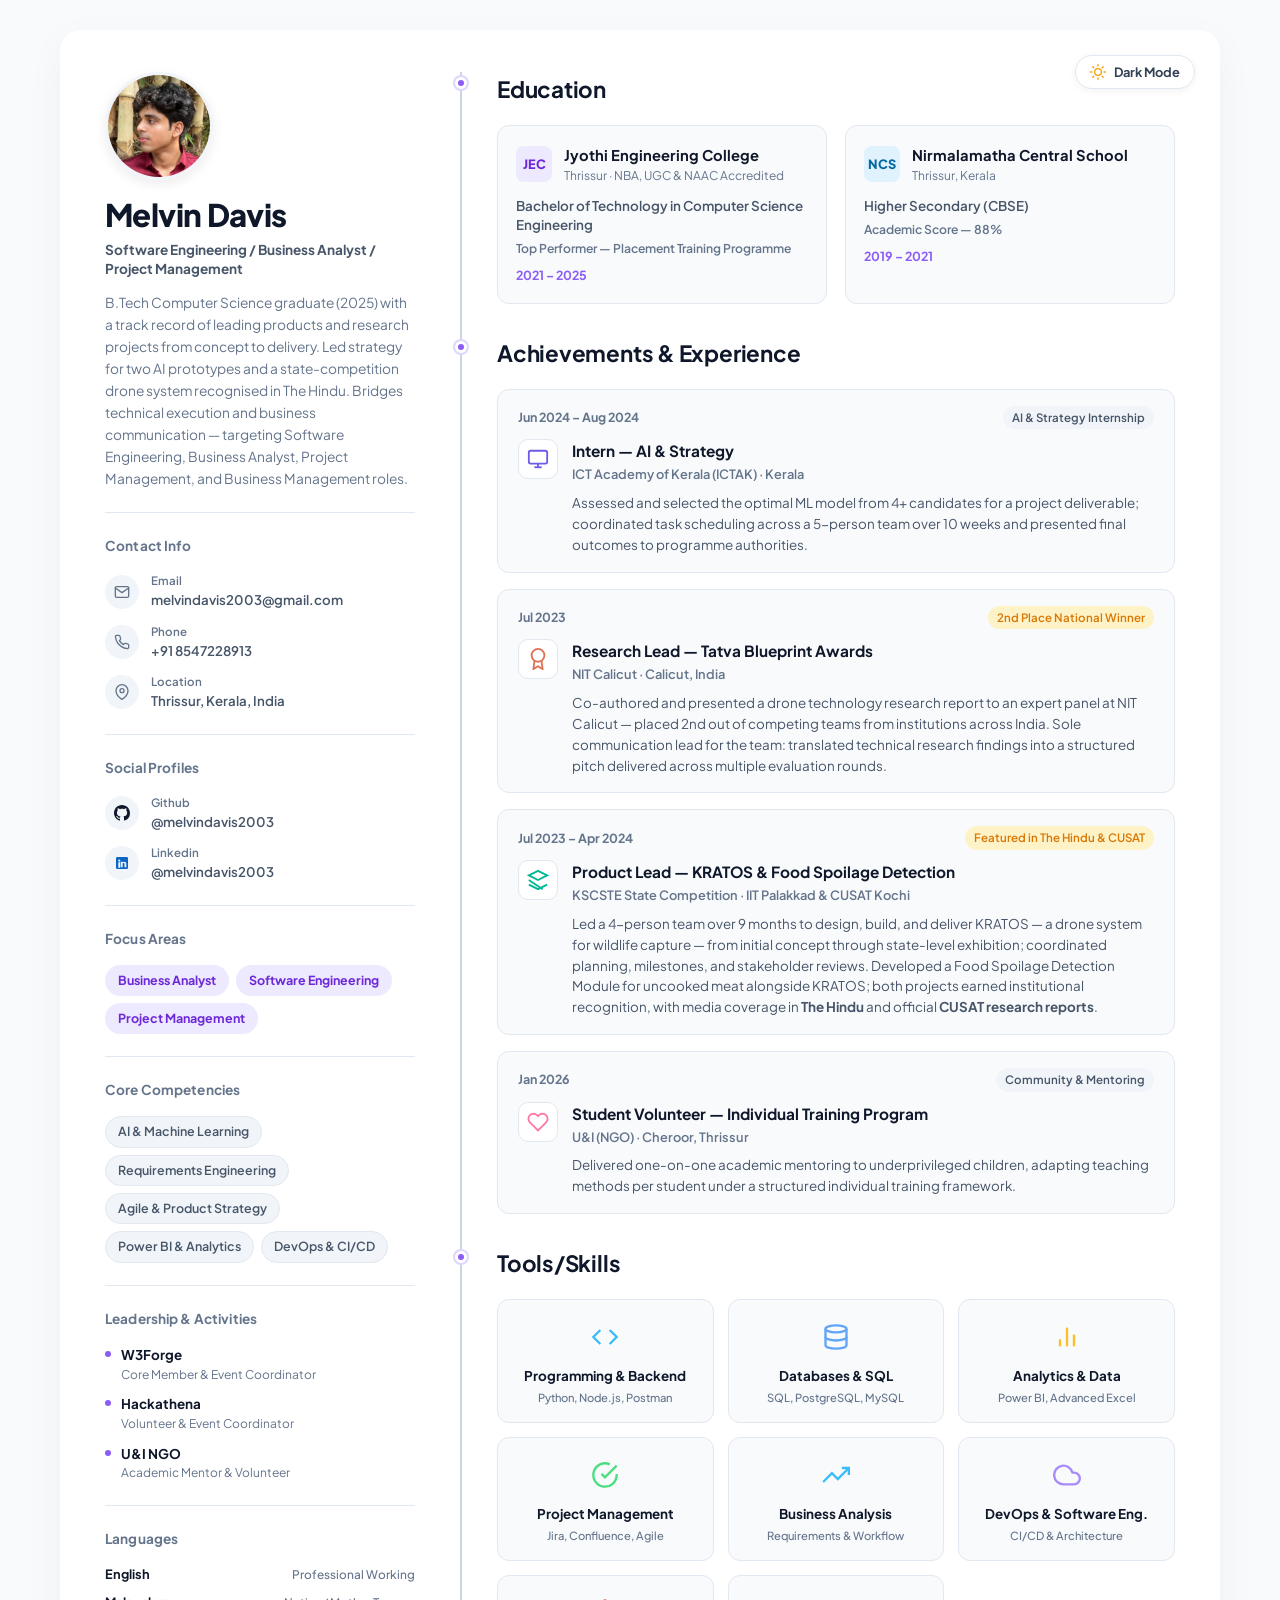
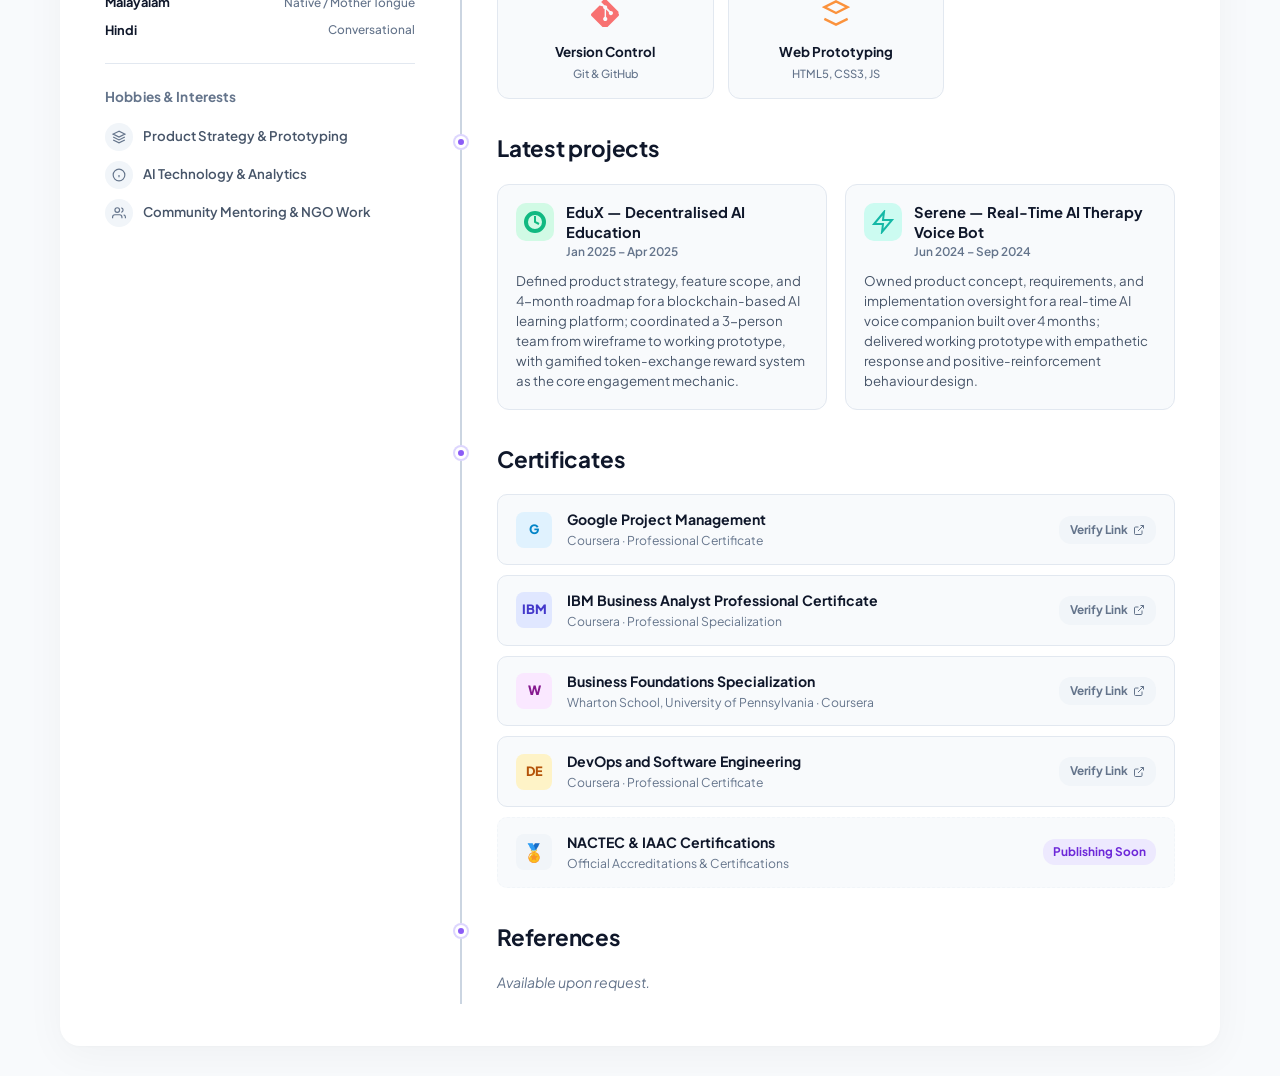
<file: portfolio.html>
<!DOCTYPE html>
<html lang="en">

<head>
    <meta charset="UTF-8">
    <meta name="viewport" content="width=device-width, initial-scale=1.0">
    <meta http-equiv="X-UA-Compatible" content="ie=edge">

    <!-- Anti-flash theme script -->
    <script>
        (function () {
            const savedTheme = localStorage.getItem('theme') || (window.matchMedia('(prefers-color-scheme: dark)').matches ? 'dark' : 'light');
            document.documentElement.setAttribute('data-theme', savedTheme);
        })();
    </script>

    <!-- Primary Meta Tags -->
    <title>Melvin Davis | Software Engineering, Business Analyst & Project Management Portfolio</title>
    <meta name="title" content="Melvin Davis | Software Engineering, Business Analyst & Project Management Portfolio">
    <meta name="description"
        content="Official portfolio & resume website of Melvin Davis — B.Tech Computer Science Graduate (2025), Product Lead, AI Strategy Specialist, and Certified Business Analyst & Project Manager based in Thrissur, Kerala.">
    <meta name="keywords"
        content="Melvin Davis, Software Engineer, Business Analyst, Project Management, Thrissur Kerala, B.Tech Computer Science, Jyothi Engineering College, EduX, Serene AI, KRATOS drone, Tatva Blueprint Awards">
    <meta name="author" content="Melvin Davis">
    <meta name="robots" content="index, follow">

    <!-- Open Graph / Facebook / LinkedIn -->
    <meta property="og:type" content="website">
    <meta property="og:url" content="https://melvindavis2003.github.io/">
    <meta property="og:title" content="Melvin Davis | Software Engineering & Business Analyst Portfolio">
    <meta property="og:description"
        content="Explore the portfolio, projects, certifications, and experience of Melvin Davis. Specializing in Software Engineering, AI Strategy, and Project Management.">
    <meta property="og:image" content="./avatar.png">

    <!-- Twitter Meta Tags -->
    <meta property="twitter:card" content="summary_large_image">
    <meta property="twitter:title" content="Melvin Davis | Resume & Portfolio">
    <meta property="twitter:description"
        content="Explore the projects and certified credentials of Melvin Davis in Software Engineering, Business Analysis, and Project Management.">
    <meta property="twitter:image" content="./avatar.png">

    <!-- Canonical URL -->
    <link rel="canonical" href="https://melvindavis2003.github.io/">

    <!-- Structured Data / JSON-LD for SEO -->
    <script type="application/ld+json">
    {
      "@context": "https://schema.org",
      "@type": "Person",
      "name": "Melvin Davis",
      "jobTitle": "Software Engineer & Business Analyst",
      "email": "mailto:melvindavis2003@gmail.com",
      "telephone": "+918547228913",
      "address": {
        "@type": "PostalAddress",
        "addressLocality": "Thrissur",
        "addressRegion": "Kerala",
        "addressCountry": "India"
      },
      "almaMater": "Jyothi Engineering College",
      "sameAs": [
        "https://github.com/melvindavis2003",
        "https://linkedin.com/in/melvindavis2003"
      ],
      "knowsAbout": [
        "Software Engineering",
        "Business Analysis",
        "Project Management",
        "Analytics & Data",
        "Databases & SQL",
        "DevOps"
      ]
    }
    </script>

    <!-- Google Fonts -->
    <link rel="preconnect" href="https://fonts.googleapis.com">
    <link rel="preconnect" href="https://fonts.gstatic.com" crossorigin>
    <link
        href="https://fonts.googleapis.com/css2?family=Plus+Jakarta+Sans:ital,wght@0,300;0,400;0,500;0,600;0,700;0,800;1,400&display=swap"
        rel="stylesheet">

    <link rel="stylesheet" href="./portfolio.css">
</head>

<body>
    <div class="resume-wrapper" id="main-container">
        <main class="resume-card" id="resume-card-main">

            <!-- Theme Switcher Toggle -->
            <button class="theme-toggle-btn" id="theme-toggle" aria-label="Toggle Dark and Light Mode" title="Toggle Theme Mode">
                <svg class="sun-icon" width="16" height="16" viewBox="0 0 24 24" fill="none" stroke="currentColor" stroke-width="2" stroke-linecap="round" stroke-linejoin="round">
                    <circle cx="12" cy="12" r="5"></circle>
                    <line x1="12" y1="1" x2="12" y2="3"></line>
                    <line x1="12" y1="21" x2="12" y2="23"></line>
                    <line x1="4.22" y1="4.22" x2="5.64" y2="5.64"></line>
                    <line x1="18.36" y1="18.36" x2="19.78" y2="19.78"></line>
                    <line x1="1" y1="12" x2="3" y2="12"></line>
                    <line x1="21" y1="12" x2="23" y2="12"></line>
                    <line x1="4.22" y1="19.78" x2="5.64" y2="18.36"></line>
                    <line x1="18.36" y1="5.64" x2="19.78" y2="4.22"></line>
                </svg>
                <svg class="moon-icon" width="16" height="16" viewBox="0 0 24 24" fill="none" stroke="currentColor" stroke-width="2" stroke-linecap="round" stroke-linejoin="round">
                    <path d="M21 12.79A9 9 0 1 1 11.21 3 7 7 0 0 0 21 12.79z"></path>
                </svg>
                <span class="theme-text">Dark Mode</span>
            </button>

            <!-- Left Sidebar Section -->
            <aside class="sidebar" id="sidebar-info" aria-label="Personal Information and Sidebar">

                <!-- Profile Header -->
                <header class="profile-header" id="profile-header-section">
                    <div class="avatar-container" id="avatar-wrapper">
                        <img src="./avatar.png" alt="Melvin Davis - Software Engineering & Business Analyst"
                            class="avatar-img" id="profile-avatar" loading="eager" width="108" height="108">
                    </div>
                    <h1 class="name" id="user-name">Melvin Davis</h1>
                    <p class="role-subtitle" id="user-role-title">Software Engineering / Business Analyst / Project Management</p>
                    <p class="profile-bio" id="user-bio">
                        B.Tech Computer Science graduate (2025) with a track record of leading products and research
                        projects from concept to delivery. Led strategy for two AI prototypes and a state-competition
                        drone system recognised in The Hindu. Bridges technical execution and business communication —
                        targeting Software Engineering, Business Analyst, Project Management, and Business Management
                        roles.
                    </p>
                </header>

                <div class="sidebar-divider" aria-hidden="true"></div>

                <!-- Contact Details -->
                <section class="sidebar-block" id="contact-details-block" aria-label="Contact Information">
                    <h2 class="sidebar-heading">Contact Info</h2>

                    <div class="contact-item" id="contact-email">
                        <div class="icon-bubble" aria-hidden="true">
                            <svg width="16" height="16" viewBox="0 0 24 24" fill="none" stroke="currentColor"
                                stroke-width="2" stroke-linecap="round" stroke-linejoin="round">
                                <path d="M4 4h16c1.1 0 2 .9 2 2v12c0 1.1-.9 2-2 2H4c-1.1 0-2-.9-2-2V6c0-1.1.9-2 2-2z">
                                </path>
                                <polyline points="22,6 12,13 2,6"></polyline>
                            </svg>
                        </div>
                        <div class="contact-meta">
                            <span class="label">Email</span>
                            <a href="mailto:melvindavis2003@gmail.com" class="val" id="link-email"
                                title="Email Melvin Davis">melvindavis2003@gmail.com</a>
                        </div>
                    </div>

                    <div class="contact-item" id="contact-phone">
                        <div class="icon-bubble" aria-hidden="true">
                            <svg width="16" height="16" viewBox="0 0 24 24" fill="none" stroke="currentColor"
                                stroke-width="2" stroke-linecap="round" stroke-linejoin="round">
                                <path
                                    d="M22 16.92v3a2 2 0 0 1-2.18 2 19.79 19.79 0 0 1-8.63-3.07 19.5 19.5 0 0 1-6-6 19.79 19.79 0 0 1-3.07-8.67A2 2 0 0 1 4.11 2h3a2 2 0 0 1 2 1.72 12.84 12.84 0 0 0 .7 2.81 2 2 0 0 1-.45 2.11L8.09 9.91a16 16 0 0 0 6 6l1.27-1.27a2 2 0 0 1 2.11-.45 12.84 12.84 0 0 0 2.81.7A2 2 0 0 1 22 16.92z">
                                </path>
                            </svg>
                        </div>
                        <div class="contact-meta">
                            <span class="label">Phone</span>
                            <a href="tel:+918547228913" class="val" id="link-phone" title="Call Melvin Davis">+91 8547228913</a>
                        </div>
                    </div>

                    <div class="contact-item" id="contact-location">
                        <div class="icon-bubble" aria-hidden="true">
                            <svg width="16" height="16" viewBox="0 0 24 24" fill="none" stroke="currentColor"
                                stroke-width="2" stroke-linecap="round" stroke-linejoin="round">
                                <path d="M21 10c0 7-9 13-9 13s-9-6-9-13a9 9 0 0 1 18 0z"></path>
                                <circle cx="12" cy="10" r="3"></circle>
                            </svg>
                        </div>
                        <div class="contact-meta">
                            <span class="label">Location</span>
                            <span class="val" id="val-location">Thrissur, Kerala, India</span>
                        </div>
                    </div>
                </section>

                <div class="sidebar-divider" aria-hidden="true"></div>

                <!-- Social Profiles -->
                <section class="sidebar-block" id="social-profiles-block" aria-label="Social Profiles">
                    <h2 class="sidebar-heading">Social Profiles</h2>

                    <div class="contact-item" id="social-github">
                        <div class="icon-bubble icon-bubble--github" aria-hidden="true">
                            <svg width="16" height="16" viewBox="0 0 24 24" fill="currentColor">
                                <path
                                    d="M12 0C5.37 0 0 5.37 0 12c0 5.31 3.435 9.795 8.205 11.385.6.105.825-.255.825-.57 0-.285-.015-1.23-.015-2.235-3.015.555-3.795-.735-4.035-1.41-.135-.345-.72-1.41-1.23-1.695-.42-.225-1.02-.78-.015-.795.945-.015 1.62.87 1.845 1.23 1.08 1.815 2.805 1.305 3.495.99.105-.78.42-1.305.765-1.605-2.67-.3-5.46-1.335-5.46-5.925 0-1.305.465-2.385 1.23-3.225-.12-.3-.54-1.53.12-3.18 0 0 1.005-.315 3.3 1.23.96-.27 1.98-.405 3-.405s2.04.135 3 .405c2.295-1.56 3.3-1.23 3.3-1.23.66 1.65.24 2.88.12 3.18.765.84 1.23 1.905 1.23 3.225 0 4.605-2.805 5.625-5.475 5.925.435.375.81 1.095.81 2.22 0 1.605-.015 2.895-.015 3.3 0 .315.225.69.825.57A12.02 12.02 0 0024 12c0-6.63-5.37-12-12-12z" />
                            </svg>
                        </div>
                        <div class="contact-meta">
                            <span class="label">Github</span>
                            <a href="https://github.com/melvindavis2003" target="_blank" rel="noopener noreferrer"
                                class="val" id="link-github" title="Visit GitHub Profile">@melvindavis2003</a>
                        </div>
                    </div>

                    <div class="contact-item" id="social-linkedin">
                        <div class="icon-bubble icon-bubble--linkedin" aria-hidden="true">
                            <svg width="16" height="16" viewBox="0 0 24 24" fill="currentColor">
                                <path
                                    d="M19 3a2 2 0 0 1 2 2v14a2 2 0 0 1-2 2H5a2 2 0 0 1-2-2V5a2 2 0 0 1 2-2h14m-.5 15.5v-5.3a3.26 3.26 0 0 0-3.26-3.26c-.85 0-1.84.52-2.28 1.3v-1.11h-2.79v8.37h2.79v-4.93c0-.77.62-1.4 1.39-1.4a1.4 1.4 0 0 1 1.4 1.4v4.93h2.75M6.46 10.9v8.37H9.25V10.9H6.46M7.86 6.74a1.64 1.64 0 1 0 0 3.28 1.64 1.64 0 0 0 0-3.28z" />
                            </svg>
                        </div>
                        <div class="contact-meta">
                            <span class="label">Linkedin</span>
                            <a href="https://linkedin.com/in/melvindavis2003" target="_blank" rel="noopener noreferrer"
                                class="val" id="link-linkedin" title="Visit LinkedIn Profile">@melvindavis2003</a>
                        </div>
                    </div>
                </section>

                <div class="sidebar-divider" aria-hidden="true"></div>

                <!-- Primary Focus Areas -->
                <section class="sidebar-block" id="focus-areas-block" aria-label="Core Focus Areas">
                    <h2 class="sidebar-heading">Focus Areas</h2>

                    <div class="pill-badge-list" id="focus-pills-list">
                        <span class="pill-badge pill-badge--primary">Business Analyst</span>
                        <span class="pill-badge pill-badge--primary">Software Engineering</span>
                        <span class="pill-badge pill-badge--primary">Project Management</span>
                    </div>
                </section>

                <div class="sidebar-divider" aria-hidden="true"></div>

                <!-- Technical Competencies -->
                <section class="sidebar-block" id="competencies-block" aria-label="Key Technical Competencies">
                    <h2 class="sidebar-heading">Core Competencies</h2>

                    <div class="pill-badge-list" id="competencies-pills-list">
                        <span class="pill-badge">AI & Machine Learning</span>
                        <span class="pill-badge">Requirements Engineering</span>
                        <span class="pill-badge">Agile & Product Strategy</span>
                        <span class="pill-badge">Power BI & Analytics</span>
                        <span class="pill-badge">DevOps & CI/CD</span>
                    </div>
                </section>

                <div class="sidebar-divider" aria-hidden="true"></div>

                <!-- Leadership & Community Impact -->
                <section class="sidebar-block" id="leadership-block" aria-label="Leadership and Community Involvement">
                    <h2 class="sidebar-heading">Leadership & Activities</h2>

                    <ul class="activity-list" id="leadership-activities-list">
                        <li class="activity-item">
                            <div class="activity-bullet" aria-hidden="true"></div>
                            <div class="activity-meta">
                                <strong class="activity-title">W3Forge</strong>
                                <span class="activity-role">Core Member & Event Coordinator</span>
                            </div>
                        </li>
                        <li class="activity-item">
                            <div class="activity-bullet" aria-hidden="true"></div>
                            <div class="activity-meta">
                                <strong class="activity-title">Hackathena</strong>
                                <span class="activity-role">Volunteer & Event Coordinator</span>
                            </div>
                        </li>
                        <li class="activity-item">
                            <div class="activity-bullet" aria-hidden="true"></div>
                            <div class="activity-meta">
                                <strong class="activity-title">U&I NGO</strong>
                                <span class="activity-role">Academic Mentor & Volunteer</span>
                            </div>
                        </li>
                    </ul>
                </section>

                <div class="sidebar-divider" aria-hidden="true"></div>

                <!-- Languages Section -->
                <section class="sidebar-block" id="languages-block" aria-label="Languages Spoken">
                    <h2 class="sidebar-heading">Languages</h2>

                    <div class="language-list" id="language-list">
                        <div class="lang-item">
                            <span class="lang-name">English</span>
                            <span class="lang-prof">Professional Working</span>
                        </div>
                        <div class="lang-item">
                            <span class="lang-name">Malayalam</span>
                            <span class="lang-prof">Native / Mother Tongue</span>
                        </div>
                        <div class="lang-item">
                            <span class="lang-name">Hindi</span>
                            <span class="lang-prof">Conversational</span>
                        </div>
                    </div>
                </section>

                <div class="sidebar-divider" aria-hidden="true"></div>

                <!-- Hobbies & Interests -->
                <section class="sidebar-block" id="hobbies-block" aria-label="Hobbies and Personal Interests">
                    <h2 class="sidebar-heading">Hobbies & Interests</h2>
                    <ul class="hobby-list" id="hobbies-list">
                        <li>
                            <div class="icon-bubble icon-bubble--sm" aria-hidden="true">
                                <svg width="14" height="14" viewBox="0 0 24 24" fill="none" stroke="currentColor"
                                    stroke-width="2">
                                    <path d="M12 2L2 7l10 5 10-5-10-5zM2 17l10 5 10-5M2 12l10 5 10-5"></path>
                                </svg>
                            </div>
                            <span>Product Strategy & Prototyping</span>
                        </li>
                        <li>
                            <div class="icon-bubble icon-bubble--sm" aria-hidden="true">
                                <svg width="14" height="14" viewBox="0 0 24 24" fill="none" stroke="currentColor"
                                    stroke-width="2">
                                    <circle cx="12" cy="12" r="10"></circle>
                                    <path d="M12 16v-4M12 8h.01"></path>
                                </svg>
                            </div>
                            <span>AI Technology & Analytics</span>
                        </li>
                        <li>
                            <div class="icon-bubble icon-bubble--sm" aria-hidden="true">
                                <svg width="14" height="14" viewBox="0 0 24 24" fill="none" stroke="currentColor"
                                    stroke-width="2">
                                    <path d="M17 21v-2a4 4 0 0 0-4-4H5a4 4 0 0 0-4 4v2"></path>
                                    <circle cx="9" cy="7" r="4"></circle>
                                    <path d="M23 21v-2a4 4 0 0 0-3-3.87"></path>
                                    <path d="M16 3.13a4 4 0 0 1 0 7.75"></path>
                                </svg>
                            </div>
                            <span>Community Mentoring & NGO Work</span>
                        </li>
                    </ul>
                </section>
            </aside>

            <!-- Main Timeline Content Column -->
            <section class="main-content" id="main-timeline-content"
                aria-label="Main Content and Achievements Timeline">

                <!-- Section 1: Education -->
                <article class="timeline-section" id="education-section">
                    <div class="timeline-node" aria-hidden="true"></div>
                    <h2 class="section-title">Education</h2>

                    <div class="education-grid" id="education-cards-wrapper">
                        <!-- Card 1 -->
                        <div class="edu-card" id="edu-card-jec">
                            <div class="edu-header">
                                <div class="institution-logo logo--college" aria-hidden="true">
                                    <span>JEC</span>
                                </div>
                                <div class="edu-heading-text">
                                    <h3 class="institution-name">Jyothi Engineering College</h3>
                                    <p class="edu-accreditation">Thrissur · NBA, UGC & NAAC Accredited</p>
                                </div>
                            </div>
                            <h4 class="degree-title">Bachelor of Technology in Computer Science Engineering</h4>
                            <p class="edu-honor-text">Top Performer — Placement Training Programme</p>
                            <div class="edu-meta-line">
                                <span class="edu-date">2021 – 2025</span>
                            </div>
                        </div>

                        <!-- Card 2 -->
                        <div class="edu-card" id="edu-card-ncs">
                            <div class="edu-header">
                                <div class="institution-logo logo--school" aria-hidden="true">
                                    <span>NCS</span>
                                </div>
                                <div class="edu-heading-text">
                                    <h3 class="institution-name">Nirmalamatha Central School</h3>
                                    <p class="edu-accreditation">Thrissur, Kerala</p>
                                </div>
                            </div>
                            <h4 class="degree-title">Higher Secondary (CBSE)</h4>
                            <p class="edu-honor-text">Academic Score — 88%</p>
                            <div class="edu-meta-line">
                                <span class="edu-date">2019 – 2021</span>
                            </div>
                        </div>
                    </div>
                </article>

                <!-- Section 2: Achievements & Experience -->
                <article class="timeline-section" id="experience-section">
                    <div class="timeline-node" aria-hidden="true"></div>
                    <h2 class="section-title">Achievements & Experience</h2>

                    <div class="experience-list" id="experience-items-wrapper">

                        <!-- Experience Item 1 -->
                        <div class="exp-card" id="exp-card-ictak">
                            <div class="exp-top-bar">
                                <span class="exp-dates">Jun 2024 – Aug 2024</span>
                                <span class="exp-tag">AI & Strategy Internship</span>
                            </div>
                            <div class="exp-body">
                                <div class="exp-logo-box" aria-hidden="true">
                                    <svg width="22" height="22" viewBox="0 0 24 24" fill="none" stroke="#6c5ce7"
                                        stroke-width="2">
                                        <rect x="2" y="3" width="20" height="14" rx="2" ry="2"></rect>
                                        <line x1="8" y1="21" x2="16" y2="21"></line>
                                        <line x1="12" y1="17" x2="12" y2="21"></line>
                                    </svg>
                                </div>
                                <div class="exp-info">
                                    <h3 class="exp-role">Intern — AI & Strategy</h3>
                                    <p class="exp-company">ICT Academy of Kerala (ICTAK) · Kerala</p>
                                    <p class="exp-desc">
                                        Assessed and selected the optimal ML model from 4+ candidates for a project
                                        deliverable; coordinated task scheduling across a 5-person team over 10 weeks
                                        and presented final outcomes to programme authorities.
                                    </p>
                                </div>
                            </div>
                        </div>

                        <!-- Experience Item 2 -->
                        <div class="exp-card" id="exp-card-tatva">
                            <div class="exp-top-bar">
                                <span class="exp-dates">Jul 2023</span>
                                <span class="exp-tag exp-tag--award">2nd Place National Winner</span>
                            </div>
                            <div class="exp-body">
                                <div class="exp-logo-box" aria-hidden="true">
                                    <svg width="22" height="22" viewBox="0 0 24 24" fill="none" stroke="#e17055"
                                        stroke-width="2">
                                        <circle cx="12" cy="8" r="7"></circle>
                                        <polyline points="8.21 13.89 7 23 12 20 17 23 15.79 13.88"></polyline>
                                    </svg>
                                </div>
                                <div class="exp-info">
                                    <h3 class="exp-role">Research Lead — Tatva Blueprint Awards</h3>
                                    <p class="exp-company">NIT Calicut · Calicut, India</p>
                                    <p class="exp-desc">
                                        Co-authored and presented a drone technology research report to an expert panel
                                        at NIT Calicut — placed 2nd out of competing teams from institutions across
                                        India. Sole communication lead for the team: translated technical research
                                        findings into a structured pitch delivered across multiple evaluation rounds.
                                    </p>
                                </div>
                            </div>
                        </div>

                        <!-- Experience Item 3 -->
                        <div class="exp-card" id="exp-card-kratos">
                            <div class="exp-top-bar">
                                <span class="exp-dates">Jul 2023 – Apr 2024</span>
                                <span class="exp-tag exp-tag--award">Featured in The Hindu & CUSAT</span>
                            </div>
                            <div class="exp-body">
                                <div class="exp-logo-box" aria-hidden="true">
                                    <svg width="22" height="22" viewBox="0 0 24 24" fill="none" stroke="#00b894"
                                        stroke-width="2">
                                        <polygon points="12 2 2 7 12 12 22 7 12 2"></polygon>
                                        <polyline points="2 17 12 22 22 17"></polyline>
                                        <polyline points="2 12 17 22 12"></polyline>
                                    </svg>
                                </div>
                                <div class="exp-info">
                                    <h3 class="exp-role">Product Lead — KRATOS & Food Spoilage Detection</h3>
                                    <p class="exp-company">KSCSTE State Competition · IIT Palakkad & CUSAT Kochi</p>
                                    <p class="exp-desc">
                                        Led a 4-person team over 9 months to design, build, and deliver KRATOS — a drone
                                        system for wildlife capture — from initial concept through state-level
                                        exhibition; coordinated planning, milestones, and stakeholder reviews. Developed
                                        a Food Spoilage Detection Module for uncooked meat alongside KRATOS; both
                                        projects earned institutional recognition, with media coverage in <strong>The
                                            Hindu</strong> and official <strong>CUSAT research reports</strong>.
                                    </p>
                                </div>
                            </div>
                        </div>

                        <!-- Experience Item 4 -->
                        <div class="exp-card" id="exp-card-uandi">
                            <div class="exp-top-bar">
                                <span class="exp-dates">Jan 2026</span>
                                <span class="exp-tag">Community & Mentoring</span>
                            </div>
                            <div class="exp-body">
                                <div class="exp-logo-box" aria-hidden="true">
                                    <svg width="22" height="22" viewBox="0 0 24 24" fill="none" stroke="#fd79a8"
                                        stroke-width="2">
                                        <path
                                            d="M20.84 4.61a5.5 5.5 0 0 0-7.78 0L12 5.67l-1.06-1.06a5.5 5.5 0 0 0-7.78 7.78l1.06 1.06L12 21.23l7.78-7.78 1.06-1.06a5.5 5.5 0 0 0 0-7.78z">
                                        </path>
                                    </svg>
                                </div>
                                <div class="exp-info">
                                    <h3 class="exp-role">Student Volunteer — Individual Training Program</h3>
                                    <p class="exp-company">U&I (NGO) · Cheroor, Thrissur</p>
                                    <p class="exp-desc">
                                        Delivered one-on-one academic mentoring to underprivileged children, adapting
                                        teaching methods per student under a structured individual training framework.
                                    </p>
                                </div>
                            </div>
                        </div>

                    </div>
                </article>

                <!-- Section 3: Tools / Skills -->
                <article class="timeline-section" id="skills-section">
                    <div class="timeline-node" aria-hidden="true"></div>
                    <h2 class="section-title">Tools/Skills</h2>

                    <div class="skills-grid" id="skills-grid-wrapper">
                        <!-- Skill 1: Programming & Backend -->
                        <div class="skill-card" id="skill-backend">
                            <div class="skill-icon icon--backend" aria-hidden="true">
                                <svg width="28" height="28" viewBox="0 0 24 24" fill="none" stroke="currentColor" stroke-width="2"><polyline points="16 18 22 12 16 6"></polyline><polyline points="8 6 2 12 8 18"></polyline></svg>
                            </div>
                            <h4 class="skill-name">Programming & Backend</h4>
                            <p class="skill-cat">Python, Node.js, Postman</p>
                        </div>

                        <!-- Skill 2: Databases & SQL -->
                        <div class="skill-card" id="skill-databases">
                            <div class="skill-icon icon--db" aria-hidden="true">
                                <svg width="28" height="28" viewBox="0 0 24 24" fill="none" stroke="currentColor" stroke-width="2"><ellipse cx="12" cy="5" rx="9" ry="3"></ellipse><path d="M21 12c0 1.66-4 3-9 3s-9-1.34-9-3"></path><path d="M3 5v14c0 1.66 4 3 9 3s9-1.34 9-3V5"></path></svg>
                            </div>
                            <h4 class="skill-name">Databases & SQL</h4>
                            <p class="skill-cat">SQL, PostgreSQL, MySQL</p>
                        </div>

                        <!-- Skill 3: Analytics & Data -->
                        <div class="skill-card" id="skill-analytics">
                            <div class="skill-icon icon--analytics" aria-hidden="true">
                                <svg width="28" height="28" viewBox="0 0 24 24" fill="none" stroke="currentColor" stroke-width="2"><line x1="18" y1="20" x2="18" y2="10"></line><line x1="12" y1="20" x2="12" y2="4"></line><line x1="6" y1="20" x2="6" y2="14"></line></svg>
                            </div>
                            <h4 class="skill-name">Analytics & Data</h4>
                            <p class="skill-cat">Power BI, Advanced Excel</p>
                        </div>

                        <!-- Skill 4: Project Management -->
                        <div class="skill-card" id="skill-pm">
                            <div class="skill-icon icon--pm" aria-hidden="true">
                                <svg width="28" height="28" viewBox="0 0 24 24" fill="none" stroke="currentColor" stroke-width="2"><path d="M22 11.08V12a10 10 0 1 1-5.93-9.14"></path><polyline points="22 4 12 14.01 9 11.01"></polyline></svg>
                            </div>
                            <h4 class="skill-name">Project Management</h4>
                            <p class="skill-cat">Jira, Confluence, Agile</p>
                        </div>

                        <!-- Skill 5: Business Analysis -->
                        <div class="skill-card" id="skill-ba">
                            <div class="skill-icon icon--ba" aria-hidden="true">
                                <svg width="28" height="28" viewBox="0 0 24 24" fill="none" stroke="currentColor" stroke-width="2"><polyline points="23 6 13.5 15.5 8.5 10.5 1 18"></polyline><polyline points="17 6 23 6 23 12"></polyline></svg>
                            </div>
                            <h4 class="skill-name">Business Analysis</h4>
                            <p class="skill-cat">Requirements & Workflow</p>
                        </div>

                        <!-- Skill 6: DevOps & Infrastructure -->
                        <div class="skill-card" id="skill-devops">
                            <div class="skill-icon icon--devops" aria-hidden="true">
                                <svg width="28" height="28" viewBox="0 0 24 24" fill="none" stroke="currentColor" stroke-width="2"><path d="M18 10h-1.26A8 8 0 1 0 9 20h9a5 5 0 0 0 0-10z"></path></svg>
                            </div>
                            <h4 class="skill-name">DevOps & Software Eng.</h4>
                            <p class="skill-cat">CI/CD & Architecture</p>
                        </div>

                        <!-- Skill 7: Version Control -->
                        <div class="skill-card" id="skill-git">
                            <div class="skill-icon icon--git" aria-hidden="true">
                                <svg width="28" height="28" viewBox="0 0 24 24" fill="currentColor"><path d="M23.546 10.93L13.067.452c-.604-.603-1.582-.603-2.188 0L8.708 2.627l2.76 2.76c.645-.215 1.379-.07 1.889.44.516.515.655 1.258.428 1.9l2.636 2.637c.642-.227 1.385-.088 1.9.427.708.707.708 1.855 0 2.563-.707.707-1.855.707-2.563 0-.54-.54-.673-1.32-.397-1.986l-2.455-2.456v6.417c.215.115.412.274.577.44.707.707.707 1.855 0 2.563-.707.707-1.855.707-2.563 0-.707-.708-.707-1.856 0-2.563.22-.22.484-.37.765-.453v-6.52c-.28-.083-.544-.233-.765-.453-.526-.526-.665-1.277-.42-1.92L7.33 5.485.452 12.363c-.603.604-.603 1.582 0 2.188l10.48 10.478c.604.603 1.582.603 2.188 0l10.426-10.426c.603-.604.603-1.582 0-2.188z"/></svg>
                            </div>
                            <h4 class="skill-name">Version Control</h4>
                            <p class="skill-cat">Git & GitHub</p>
                        </div>

                        <!-- Skill 8: Web Development -->
                        <div class="skill-card" id="skill-web">
                            <div class="skill-icon icon--web" aria-hidden="true">
                                <svg width="28" height="28" viewBox="0 0 24 24" fill="none" stroke="currentColor" stroke-width="2"><polygon points="12 2 2 7 12 12 22 7 12 2"></polygon><polyline points="2 17 12 22 22 17"></polyline></svg>
                            </div>
                            <h4 class="skill-name">Web Prototyping</h4>
                            <p class="skill-cat">HTML5, CSS3, JS</p>
                        </div>
                    </div>
                </article>

                <!-- Section 4: Latest Projects -->
                <article class="timeline-section" id="projects-section">
                    <div class="timeline-node" aria-hidden="true"></div>
                    <h2 class="section-title">Latest projects</h2>

                    <div class="projects-grid" id="projects-grid-wrapper">

                        <!-- Project 1 -->
                        <div class="project-card" id="project-card-edux">
                            <div class="project-header">
                                <div class="project-icon icon-bg--green" aria-hidden="true">
                                    <svg width="24" height="24" viewBox="0 0 24 24" fill="none" stroke="#10b981"
                                        stroke-width="2">
                                        <path
                                            d="M12 2a10 10 0 1 0 10 10A10 10 0 0 0 12 2zm0 18a8 8 0 1 1 8-8 8 8 0 0 1-8 8z" />
                                        <path d="M12 6v6l4 2" />
                                    </svg>
                                </div>
                                <div class="project-title-meta">
                                    <h3 class="project-title">EduX — Decentralised AI Education</h3>
                                    <span class="project-date">Jan 2025 – Apr 2025</span>
                                </div>
                            </div>
                            <p class="project-desc">
                                Defined product strategy, feature scope, and 4-month roadmap for a blockchain-based AI
                                learning platform; coordinated a 3-person team from wireframe to working prototype, with
                                gamified token-exchange reward system as the core engagement mechanic.
                            </p>
                        </div>

                        <!-- Project 2 -->
                        <div class="project-card" id="project-card-serene">
                            <div class="project-header">
                                <div class="project-icon icon-bg--teal" aria-hidden="true">
                                    <svg width="24" height="24" viewBox="0 0 24 24" fill="none" stroke="#14b8a6"
                                        stroke-width="2">
                                        <polygon points="13 2 3 14 12 14 11 22 21 10 12 10 13 2"></polygon>
                                    </svg>
                                </div>
                                <div class="project-title-meta">
                                    <h3 class="project-title">Serene — Real-Time AI Therapy Voice Bot</h3>
                                    <span class="project-date">Jun 2024 – Sep 2024</span>
                                </div>
                            </div>
                            <p class="project-desc">
                                Owned product concept, requirements, and implementation oversight for a real-time AI
                                voice companion built over 4 months; delivered working prototype with empathetic
                                response and positive-reinforcement behaviour design.
                            </p>
                        </div>

                    </div>
                </article>

                <!-- Section 5: Certificates with Interactive Hyperlinks -->
                <article class="timeline-section" id="certifications-section">
                    <div class="timeline-node" aria-hidden="true"></div>
                    <h2 class="section-title">Certificates</h2>

                    <div class="cert-list" id="certifications-list-wrapper">

                        <!-- Cert 1: Google Project Management -->
                        <a href="https://www.coursera.org/professional-certificates/google-project-management"
                            target="_blank" rel="noopener noreferrer" class="cert-card cert-card--link"
                            id="cert-google-pm"
                            title="Verify Google Project Management Professional Certificate on Coursera">
                            <div class="cert-icon-box logo-google" aria-hidden="true">
                                <span>G</span>
                            </div>
                            <div class="cert-info">
                                <h3 class="cert-title">Google Project Management</h3>
                                <p class="cert-issuer">Coursera · Professional Certificate</p>
                            </div>
                            <span class="cert-date cert-date--badge">
                                Verify Link
                                <svg width="12" height="12" viewBox="0 0 24 24" fill="none" stroke="currentColor"
                                    stroke-width="2">
                                    <path d="M18 13v6a2 2 0 0 1-2 2H5a2 2 0 0 1-2-2V8a2 2 0 0 1 2-2h6"></path>
                                    <polyline points="15 3 21 3 21 9"></polyline>
                                    <line x1="10" y1="14" x2="21" y2="3"></line>
                                </svg>
                            </span>
                        </a>

                        <!-- Cert 2: IBM Business Analyst -->
                        <a href="https://www.coursera.org/professional-certificates/ibm-business-analyst"
                            target="_blank" rel="noopener noreferrer" class="cert-card cert-card--link" id="cert-ibm-ba"
                            title="Verify IBM Business Analyst Professional Certificate on Coursera">
                            <div class="cert-icon-box logo-ibm" aria-hidden="true">
                                <span>IBM</span>
                            </div>
                            <div class="cert-info">
                                <h3 class="cert-title">IBM Business Analyst Professional Certificate</h3>
                                <p class="cert-issuer">Coursera · Professional Specialization</p>
                            </div>
                            <span class="cert-date cert-date--badge">
                                Verify Link
                                <svg width="12" height="12" viewBox="0 0 24 24" fill="none" stroke="currentColor"
                                    stroke-width="2">
                                    <path d="M18 13v6a2 2 0 0 1-2 2H5a2 2 0 0 1-2-2V8a2 2 0 0 1 2-2h6"></path>
                                    <polyline points="15 3 21 3 21 9"></polyline>
                                    <line x1="10" y1="14" x2="21" y2="3"></line>
                                </svg>
                            </span>
                        </a>

                        <!-- Cert 3: Wharton Business Foundations -->
                        <a href="https://www.coursera.org/specializations/wharton-business-foundations" target="_blank"
                            rel="noopener noreferrer" class="cert-card cert-card--link" id="cert-wharton-bf"
                            title="Verify Business Foundations Specialization by Wharton on Coursera">
                            <div class="cert-icon-box logo-wharton" aria-hidden="true">
                                <span>W</span>
                            </div>
                            <div class="cert-info">
                                <h3 class="cert-title">Business Foundations Specialization</h3>
                                <p class="cert-issuer">Wharton School, University of Pennsylvania · Coursera</p>
                            </div>
                            <span class="cert-date cert-date--badge">
                                Verify Link
                                <svg width="12" height="12" viewBox="0 0 24 24" fill="none" stroke="currentColor"
                                    stroke-width="2">
                                    <path d="M18 13v6a2 2 0 0 1-2 2H5a2 2 0 0 1-2-2V8a2 2 0 0 1 2-2h6"></path>
                                    <polyline points="15 3 21 3 21 9"></polyline>
                                    <line x1="10" y1="14" x2="21" y2="3"></line>
                                </svg>
                            </span>
                        </a>

                        <!-- Cert 4: DevOps & Software Engineering -->
                        <a href="https://www.coursera.org/professional-certificates/devops-and-software-engineering"
                            target="_blank" rel="noopener noreferrer" class="cert-card cert-card--link"
                            id="cert-devops-se" title="Verify DevOps and Software Engineering Certificate on Coursera">
                            <div class="cert-icon-box logo-devops" aria-hidden="true">
                                <span>DE</span>
                            </div>
                            <div class="cert-info">
                                <h3 class="cert-title">DevOps and Software Engineering</h3>
                                <p class="cert-issuer">Coursera · Professional Certificate</p>
                            </div>
                            <span class="cert-date cert-date--badge">
                                Verify Link
                                <svg width="12" height="12" viewBox="0 0 24 24" fill="none" stroke="currentColor"
                                    stroke-width="2">
                                    <path d="M18 13v6a2 2 0 0 1-2 2H5a2 2 0 0 1-2-2V8a2 2 0 0 1 2-2h6"></path>
                                    <polyline points="15 3 21 3 21 9"></polyline>
                                    <line x1="10" y1="14" x2="21" y2="3"></line>
                                </svg>
                            </span>
                        </a>

                        <!-- Combined NACTEC & IAAC Placeholder Tile -->
                        <div class="cert-card cert-card--upcoming" id="cert-nactec-iaac">
                            <div class="cert-icon-box logo-upcoming" aria-hidden="true">
                                <span>🏅</span>
                            </div>
                            <div class="cert-info">
                                <h3 class="cert-title">NACTEC & IAAC Certifications</h3>
                                <p class="cert-issuer">Official Accreditations & Certifications</p>
                            </div>
                            <span class="cert-tag-upcoming">Publishing Soon</span>
                        </div>

                    </div>
                </article>

                <!-- Section 6: References -->
                <article class="timeline-section timeline-section--footer" id="references-section">
                    <div class="timeline-node" aria-hidden="true"></div>
                    <h2 class="section-title">References</h2>
                    <p class="references-text" id="references-text">Available upon request.</p>
                </article>

            </section>
        </main>
    </div>

    <!-- Theme Switcher Script -->
    <script>
        document.addEventListener('DOMContentLoaded', () => {
            const themeToggleBtn = document.getElementById('theme-toggle');
            const themeText = themeToggleBtn?.querySelector('.theme-text');
            
            function updateToggleText(theme) {
                if (themeText) {
                    themeText.textContent = theme === 'dark' ? 'Light Mode' : 'Dark Mode';
                }
            }

            const currentTheme = document.documentElement.getAttribute('data-theme') || 'light';
            updateToggleText(currentTheme);

            themeToggleBtn?.addEventListener('click', () => {
                const activeTheme = document.documentElement.getAttribute('data-theme');
                const newTheme = activeTheme === 'dark' ? 'light' : 'dark';
                document.documentElement.setAttribute('data-theme', newTheme);
                localStorage.setItem('theme', newTheme);
                updateToggleText(newTheme);
            });
        });
    </script>
</body>

</html>
</file>
<file: style.css>
/* CSS Custom Variables for Theme Support (Light & Dark) */
:root {
    /* Light Theme Palette (Refined Minimalist) */
    --bg-canvas: #f8fafc;
    --bg-card: #ffffff;
    --bg-subcard: #f8fafc;
    --bg-bubble: #f1f5f9;
    --bg-bubble-hover: #ede9fe;
    
    --text-primary: #0f172a;
    --text-secondary: #475569;
    --text-muted: #64748b;
    --text-accent: #8b5cf6;
    --text-accent-hover: #6d28d9;

    --border-color: #e2e8f0;
    --border-subtle: #f1f5f9;
    --timeline-line: #cbd5e1;
    --timeline-node-bg: #8b5cf6;
    --timeline-node-ring: #ddd6fe;

    --shadow-card: 0 10px 40px rgba(0, 0, 0, 0.04), 0 1px 3px rgba(0, 0, 0, 0.02);
    --shadow-hover: 0 8px 20px rgba(124, 58, 237, 0.08);

    --pill-bg: #f1f5f9;
    --pill-text: #475569;
    --pill-primary-bg: #ede9fe;
    --pill-primary-text: #6d28d9;

    --btn-bg: #ffffff;
    --btn-text: #334155;
    --btn-border: #e2e8f0;

    --sun-display: block;
    --moon-display: none;
}

[data-theme="dark"] {
    /* Dark Theme Palette (Midnight Slate) */
    --bg-canvas: #090d16;
    --bg-card: #111827;
    --bg-subcard: #1e293b;
    --bg-bubble: #1e293b;
    --bg-bubble-hover: #334155;
    
    --text-primary: #f8fafc;
    --text-secondary: #cbd5e1;
    --text-muted: #94a3b8;
    --text-accent: #a78bfa;
    --text-accent-hover: #c4b5fd;

    --border-color: #1e293b;
    --border-subtle: #334155;
    --timeline-line: #334155;
    --timeline-node-bg: #a78bfa;
    --timeline-node-ring: #4c1d95;

    --shadow-card: 0 12px 40px rgba(0, 0, 0, 0.5), 0 2px 8px rgba(0, 0, 0, 0.3);
    --shadow-hover: 0 8px 25px rgba(167, 139, 250, 0.15);

    --pill-bg: #1e293b;
    --pill-text: #cbd5e1;
    --pill-primary-bg: #312e81;
    --pill-primary-text: #c7d2fe;

    --btn-bg: #1e293b;
    --btn-text: #f3f4f6;
    --btn-border: #334155;

    --sun-display: none;
    --moon-display: block;
}

/* Reset & Base Styles */
* {
    box-sizing: border-box;
    margin: 0;
    padding: 0;
}

body {
    font-family: 'Plus Jakarta Sans', -apple-system, BlinkMacSystemFont, "Segoe UI", Roboto, sans-serif;
    background-color: var(--bg-canvas);
    color: var(--text-primary);
    line-height: 1.55;
    -webkit-font-smoothing: antialiased;
    transition: background-color 0.3s ease, color 0.3s ease;
}

/* Page Layout Container */
.resume-wrapper {
    min-height: 100vh;
    padding: 30px 15px;
    display: flex;
    justify-content: center;
    align-items: flex-start;
}

.resume-card {
    width: min(100%, 1160px);
    background: var(--bg-card);
    border-radius: 20px;
    box-shadow: var(--shadow-card);
    padding: 42px 45px;
    display: grid;
    grid-template-columns: 310px 1fr;
    gap: 45px;
    position: relative;
    transition: background-color 0.3s ease, box-shadow 0.3s ease;
}

/* Theme Toggle Button */
.theme-toggle-btn {
    position: absolute;
    top: 25px;
    right: 25px;
    display: flex;
    align-items: center;
    gap: 8px;
    background-color: var(--btn-bg);
    color: var(--btn-text);
    border: 1px solid var(--btn-border);
    padding: 8px 14px;
    border-radius: 20px;
    font-size: 0.8rem;
    font-weight: 700;
    font-family: inherit;
    cursor: pointer;
    box-shadow: 0 2px 8px rgba(0, 0, 0, 0.05);
    transition: all 0.25s ease;
    z-index: 10;
}

.theme-toggle-btn:hover {
    transform: translateY(-2px);
    border-color: var(--text-accent);
    color: var(--text-accent);
    box-shadow: var(--shadow-hover);
}

.theme-toggle-btn .sun-icon {
    display: var(--sun-display);
    color: #f59e0b;
}

.theme-toggle-btn .moon-icon {
    display: var(--moon-display);
    color: #a78bfa;
}

/* Left Sidebar */
.sidebar {
    display: flex;
    flex-direction: column;
    gap: 22px;
}

/* Profile Header */
.avatar-container {
    width: 108px;
    height: 108px;
    border-radius: 50%;
    overflow: hidden;
    margin-bottom: 16px;
    border: 3px solid var(--bg-bubble);
    box-shadow: 0 4px 12px rgba(0, 0, 0, 0.08);
}

.avatar-img {
    width: 100%;
    height: 100%;
    object-fit: cover;
    object-position: center top;
}

.name {
    font-size: 1.95rem;
    font-weight: 800;
    color: var(--text-primary);
    letter-spacing: -0.02em;
    line-height: 1.2;
    margin-bottom: 8px;
}

.role-subtitle {
    font-size: 0.85rem;
    font-weight: 700;
    color: var(--text-secondary);
    line-height: 1.35;
    margin-bottom: 14px;
}

.profile-bio {
    font-size: 0.86rem;
    color: var(--text-muted);
    line-height: 1.6;
}

/* Sidebar Divider */
.sidebar-divider {
    height: 1px;
    background-color: var(--border-color);
    width: 100%;
}

/* Sidebar Blocks & Contact Items */
.sidebar-block {
    display: flex;
    flex-direction: column;
    gap: 12px;
}

.sidebar-heading {
    font-size: 0.85rem;
    font-weight: 700;
    color: var(--text-muted);
    text-transform: capitalize;
    letter-spacing: 0.01em;
    margin-bottom: 4px;
}

.contact-item {
    display: flex;
    align-items: center;
    gap: 12px;
}

.icon-bubble {
    width: 34px;
    height: 34px;
    border-radius: 50%;
    background-color: var(--bg-bubble);
    color: var(--text-muted);
    display: flex;
    align-items: center;
    justify-content: center;
    flex-shrink: 0;
    transition: all 0.2s ease;
}

.contact-item:hover .icon-bubble {
    background-color: var(--bg-bubble-hover);
    color: var(--text-accent);
}

.icon-bubble--github {
    color: var(--text-primary);
}

.icon-bubble--linkedin {
    color: #0a66c2;
}

.contact-meta {
    display: flex;
    flex-direction: column;
}

.contact-meta .label {
    font-size: 0.72rem;
    color: var(--text-muted);
    font-weight: 600;
}

.contact-meta .val,
.contact-meta a {
    font-size: 0.83rem;
    color: var(--text-secondary);
    font-weight: 600;
    text-decoration: none;
    word-break: break-all;
    transition: color 0.2s ease;
}

.contact-meta a:hover {
    color: var(--text-accent);
}

/* Focus Area Pills & Core Competencies */
.pill-badge-list {
    display: flex;
    flex-wrap: wrap;
    gap: 7px;
}

.pill-badge {
    background: var(--pill-bg);
    color: var(--pill-text);
    font-size: 0.78rem;
    font-weight: 600;
    padding: 5px 12px;
    border-radius: 20px;
    border: 1px solid var(--border-color);
    transition: background 0.2s ease, border-color 0.2s ease, color 0.2s ease;
}

.pill-badge--primary {
    background: var(--pill-primary-bg);
    color: var(--pill-primary-text);
    font-weight: 700;
    border-color: transparent;
}

.pill-badge:hover {
    background: var(--pill-primary-bg);
    color: var(--pill-primary-text);
    border-color: transparent;
}

/* Leadership & Activities List */
.activity-list {
    list-style: none;
    display: flex;
    flex-direction: column;
    gap: 10px;
}

.activity-item {
    display: flex;
    align-items: flex-start;
    gap: 10px;
}

.activity-bullet {
    width: 6px;
    height: 6px;
    border-radius: 50%;
    background-color: var(--text-accent);
    margin-top: 6px;
    flex-shrink: 0;
}

.activity-meta {
    display: flex;
    flex-direction: column;
}

.activity-title {
    font-size: 0.84rem;
    color: var(--text-primary);
    font-weight: 700;
}

.activity-role {
    font-size: 0.75rem;
    color: var(--text-muted);
}

/* Languages List */
.language-list {
    display: flex;
    flex-direction: column;
    gap: 8px;
}

.lang-item {
    display: flex;
    justify-content: space-between;
    align-items: center;
    font-size: 0.8rem;
}

.lang-name {
    font-weight: 700;
    color: var(--text-primary);
}

.lang-prof {
    font-size: 0.74rem;
    color: var(--text-muted);
    font-weight: 500;
}

/* Hobbies List */
.hobby-list {
    list-style: none;
    display: flex;
    flex-direction: column;
    gap: 10px;
}

.hobby-list li {
    display: flex;
    align-items: center;
    gap: 10px;
    font-size: 0.83rem;
    color: var(--text-secondary);
    font-weight: 600;
}

.icon-bubble--sm {
    width: 28px;
    height: 28px;
}

/* Main Content & Purple Timeline */
.main-content {
    border-left: 2px solid var(--timeline-line);
    padding-left: 35px;
    display: flex;
    flex-direction: column;
    gap: 32px;
    position: relative;
}

.timeline-section {
    position: relative;
}

/* Purple Node Dot on Timeline */
.timeline-node {
    position: absolute;
    left: -42px;
    top: 5px;
    width: 12px;
    height: 12px;
    border-radius: 50%;
    background-color: var(--timeline-node-bg);
    border: 3px solid var(--bg-card);
    box-shadow: 0 0 0 2px var(--timeline-node-ring);
}

.section-title {
    font-size: 1.4rem;
    font-weight: 700;
    color: var(--text-primary);
    margin-bottom: 18px;
    letter-spacing: -0.01em;
}

/* Section 1: Education Grid */
.education-grid {
    display: grid;
    grid-template-columns: repeat(2, 1fr);
    gap: 18px;
}

.edu-card {
    background-color: var(--bg-subcard);
    border: 1px solid var(--border-color);
    border-radius: 12px;
    padding: 18px;
    transition: transform 0.2s ease, box-shadow 0.2s ease, background-color 0.3s ease, border-color 0.3s ease;
}

.edu-card:hover {
    transform: translateY(-2px);
    box-shadow: var(--shadow-hover);
}

.edu-header {
    display: flex;
    align-items: center;
    gap: 12px;
    margin-bottom: 12px;
}

.institution-logo {
    width: 36px;
    height: 36px;
    border-radius: 8px;
    display: flex;
    align-items: center;
    justify-content: center;
    font-weight: 800;
    font-size: 0.8rem;
    flex-shrink: 0;
}

.logo--college {
    background-color: var(--pill-primary-bg);
    color: var(--pill-primary-text);
}

.logo--school {
    background-color: #e0f2fe;
    color: #0369a1;
}

[data-theme="dark"] .logo--school {
    background-color: #075985;
    color: #e0f2fe;
}

.institution-name {
    font-size: 0.92rem;
    font-weight: 700;
    color: var(--text-primary);
}

.edu-accreditation {
    font-size: 0.75rem;
    color: var(--text-muted);
}

.degree-title {
    font-size: 0.84rem;
    font-weight: 600;
    color: var(--text-secondary);
    margin-bottom: 4px;
    line-height: 1.4;
}

.edu-honor-text {
    font-size: 0.76rem;
    font-weight: 600;
    color: var(--text-muted);
    margin-bottom: 8px;
}

.edu-meta-line {
    display: flex;
    justify-content: space-between;
    align-items: center;
    font-size: 0.78rem;
    color: var(--text-accent);
    font-weight: 700;
}

/* Section 2: Experience List */
.experience-list {
    display: flex;
    flex-direction: column;
    gap: 16px;
}

.exp-card {
    background: var(--bg-subcard);
    border: 1px solid var(--border-color);
    border-radius: 12px;
    padding: 16px 20px;
    transition: transform 0.2s ease, box-shadow 0.2s ease, background-color 0.3s ease, border-color 0.3s ease;
}

.exp-card:hover {
    transform: translateY(-2px);
    box-shadow: var(--shadow-hover);
}

.exp-top-bar {
    display: flex;
    justify-content: space-between;
    align-items: center;
    margin-bottom: 10px;
}

.exp-dates {
    font-size: 0.78rem;
    font-weight: 700;
    color: var(--text-muted);
}

.exp-tag {
    font-size: 0.72rem;
    font-weight: 600;
    color: var(--text-secondary);
    background: var(--bg-bubble);
    padding: 3px 9px;
    border-radius: 12px;
}

.exp-tag--award {
    background: #fef3c7;
    color: #d97706;
}

[data-theme="dark"] .exp-tag--award {
    background: #78350f;
    color: #fef3c7;
}

.exp-body {
    display: flex;
    gap: 14px;
}

.exp-logo-box {
    width: 40px;
    height: 40px;
    border-radius: 10px;
    background: var(--bg-card);
    border: 1px solid var(--border-color);
    display: flex;
    align-items: center;
    justify-content: center;
    flex-shrink: 0;
}

.exp-info {
    flex: 1;
}

.exp-role {
    font-size: 0.96rem;
    font-weight: 700;
    color: var(--text-primary);
    margin-bottom: 2px;
}

.exp-company {
    font-size: 0.8rem;
    font-weight: 600;
    color: var(--text-muted);
    margin-bottom: 8px;
}

.exp-desc {
    font-size: 0.84rem;
    color: var(--text-secondary);
    line-height: 1.55;
}

/* Section 3: Tools / Skills Grid */
.skills-grid {
    display: grid;
    grid-template-columns: repeat(3, 1fr);
    gap: 14px;
}

.skill-card {
    background-color: var(--bg-subcard);
    border: 1px solid var(--border-color);
    border-radius: 12px;
    padding: 16px 12px;
    text-align: center;
    display: flex;
    flex-direction: column;
    align-items: center;
    justify-content: center;
    transition: transform 0.2s ease, border-color 0.2s ease, box-shadow 0.2s ease, background-color 0.3s ease;
}

.skill-card:hover {
    transform: translateY(-3px);
    border-color: var(--text-accent);
    box-shadow: var(--shadow-hover);
}

.skill-icon {
    width: 42px;
    height: 42px;
    margin-bottom: 8px;
    display: flex;
    align-items: center;
    justify-content: center;
}

.icon--backend { color: #38bdf8; }
.icon--db { color: #60a5fa; }
.icon--analytics { color: #fbbf24; }
.icon--devops { color: #a78bfa; }
.icon--ba { color: #38bdf8; }
.icon--pm { color: #4ade80; }
.icon--git { color: #f87171; }
.icon--web { color: #fb923c; }

.skill-name {
    font-size: 0.84rem;
    font-weight: 700;
    color: var(--text-primary);
    margin-bottom: 2px;
}

.skill-cat {
    font-size: 0.7rem;
    color: var(--text-muted);
    font-weight: 500;
}

/* Section 4: Projects Grid */
.projects-grid {
    display: grid;
    grid-template-columns: repeat(2, 1fr);
    gap: 18px;
}

.project-card {
    background-color: var(--bg-subcard);
    border: 1px solid var(--border-color);
    border-radius: 12px;
    padding: 18px;
    transition: transform 0.2s ease, box-shadow 0.2s ease, background-color 0.3s ease;
}

.project-card:hover {
    transform: translateY(-2px);
    box-shadow: var(--shadow-hover);
}

.project-header {
    display: flex;
    align-items: flex-start;
    gap: 12px;
    margin-bottom: 10px;
}

.project-icon {
    width: 38px;
    height: 38px;
    border-radius: 10px;
    display: flex;
    align-items: center;
    justify-content: center;
    flex-shrink: 0;
}

.icon-bg--green { background-color: #d1fae5; }
.icon-bg--teal { background-color: #ccfbf1; }

[data-theme="dark"] .icon-bg--green { background-color: #064e3b; }
[data-theme="dark"] .icon-bg--teal { background-color: #134e4a; }

.project-title-meta {
    display: flex;
    flex-direction: column;
}

.project-title {
    font-size: 0.92rem;
    font-weight: 700;
    color: var(--text-primary);
    line-height: 1.35;
}

.project-date {
    font-size: 0.74rem;
    color: var(--text-muted);
    font-weight: 600;
}

.project-desc {
    font-size: 0.83rem;
    color: var(--text-secondary);
    line-height: 1.5;
}

/* Section 5: Certificates Stack & Interactive Links */
.cert-list {
    display: flex;
    flex-direction: column;
    gap: 10px;
}

.cert-card {
    background-color: var(--bg-subcard);
    border: 1px solid var(--border-color);
    border-radius: 10px;
    padding: 14px 18px;
    display: flex;
    align-items: center;
    justify-content: space-between;
    gap: 15px;
    transition: transform 0.15s ease, background-color 0.2s ease, border-color 0.2s ease, box-shadow 0.2s ease;
    text-decoration: none;
    color: inherit;
}

.cert-card--link:hover {
    transform: translateX(4px);
    background-color: var(--bg-card);
    border-color: var(--text-accent);
    box-shadow: var(--shadow-hover);
}

.cert-card--upcoming {
    border: 1px dashed var(--border-subtle);
}

.cert-icon-box {
    width: 36px;
    height: 36px;
    border-radius: 8px;
    display: flex;
    align-items: center;
    justify-content: center;
    font-weight: 800;
    font-size: 0.8rem;
    flex-shrink: 0;
}

.logo-google { background-color: #e0f2fe; color: #0284c7; }
.logo-ibm { background-color: #e0e7ff; color: #4338ca; }
.logo-wharton { background-color: #fae8ff; color: #86198f; }
.logo-devops { background-color: #fef3c7; color: #b45309; }
.logo-upcoming { background-color: var(--bg-bubble); font-size: 1.1rem; }

[data-theme="dark"] .logo-google { background-color: #075985; color: #e0f2fe; }
[data-theme="dark"] .logo-ibm { background-color: #3730a3; color: #e0e7ff; }
[data-theme="dark"] .logo-wharton { background-color: #701a75; color: #fae8ff; }
[data-theme="dark"] .logo-devops { background-color: #78350f; color: #fef3c7; }

.cert-info {
    flex: 1;
}

.cert-title {
    font-size: 0.88rem;
    font-weight: 700;
    color: var(--text-primary);
}

.cert-issuer {
    font-size: 0.76rem;
    color: var(--text-muted);
}

.cert-date--badge {
    display: inline-flex;
    align-items: center;
    gap: 5px;
    background: var(--bg-bubble);
    color: var(--text-muted);
    padding: 5px 11px;
    border-radius: 12px;
    font-size: 0.74rem;
    font-weight: 700;
    transition: all 0.2s ease;
}

.cert-card--link:hover .cert-date--badge {
    background: var(--pill-primary-bg);
    color: var(--pill-primary-text);
}

.cert-tag-upcoming {
    background: var(--pill-primary-bg);
    color: var(--pill-primary-text);
    font-size: 0.74rem;
    font-weight: 700;
    padding: 4px 10px;
    border-radius: 12px;
}

/* Section 6: References Footer */
.timeline-section--footer {
    padding-bottom: 10px;
}

.references-text {
    font-size: 0.88rem;
    color: var(--text-muted);
    font-style: italic;
}

/* Responsive Styles */
@media (max-width: 960px) {
    .resume-card {
        grid-template-columns: 1fr;
        padding: 30px 24px;
        gap: 30px;
    }

    .theme-toggle-btn {
        top: 20px;
        right: 20px;
        padding: 6px 12px;
    }

    .main-content {
        border-left: none;
        padding-left: 0;
    }

    .timeline-node {
        display: none;
    }

    .skills-grid {
        grid-template-columns: repeat(3, 1fr);
    }
}

@media (max-width: 640px) {
    .education-grid,
    .projects-grid,
    .skills-grid {
        grid-template-columns: 1fr;
    }

    .exp-body {
        flex-direction: column;
    }

    .cert-card {
        flex-direction: column;
        align-items: flex-start;
    }
}
</file>
<file: portfolio.css>
/* CSS Custom Variables for Theme Support (Light & Dark) */
:root {
    /* Light Theme Palette (Refined Minimalist) */
    --bg-canvas: #f8fafc;
    --bg-card: #ffffff;
    --bg-subcard: #f8fafc;
    --bg-bubble: #f1f5f9;
    --bg-bubble-hover: #ede9fe;
    
    --text-primary: #0f172a;
    --text-secondary: #475569;
    --text-muted: #64748b;
    --text-accent: #8b5cf6;
    --text-accent-hover: #6d28d9;

    --border-color: #e2e8f0;
    --border-subtle: #f1f5f9;
    --timeline-line: #cbd5e1;
    --timeline-node-bg: #8b5cf6;
    --timeline-node-ring: #ddd6fe;

    --shadow-card: 0 10px 40px rgba(0, 0, 0, 0.04), 0 1px 3px rgba(0, 0, 0, 0.02);
    --shadow-hover: 0 8px 20px rgba(124, 58, 237, 0.08);

    --pill-bg: #f1f5f9;
    --pill-text: #475569;
    --pill-primary-bg: #ede9fe;
    --pill-primary-text: #6d28d9;

    --btn-bg: #ffffff;
    --btn-text: #334155;
    --btn-border: #e2e8f0;

    --sun-display: block;
    --moon-display: none;
}

[data-theme="dark"] {
    /* Dark Theme Palette (Midnight Slate) */
    --bg-canvas: #090d16;
    --bg-card: #111827;
    --bg-subcard: #1e293b;
    --bg-bubble: #1e293b;
    --bg-bubble-hover: #334155;
    
    --text-primary: #f8fafc;
    --text-secondary: #cbd5e1;
    --text-muted: #94a3b8;
    --text-accent: #a78bfa;
    --text-accent-hover: #c4b5fd;

    --border-color: #1e293b;
    --border-subtle: #334155;
    --timeline-line: #334155;
    --timeline-node-bg: #a78bfa;
    --timeline-node-ring: #4c1d95;

    --shadow-card: 0 12px 40px rgba(0, 0, 0, 0.5), 0 2px 8px rgba(0, 0, 0, 0.3);
    --shadow-hover: 0 8px 25px rgba(167, 139, 250, 0.15);

    --pill-bg: #1e293b;
    --pill-text: #cbd5e1;
    --pill-primary-bg: #312e81;
    --pill-primary-text: #c7d2fe;

    --btn-bg: #1e293b;
    --btn-text: #f3f4f6;
    --btn-border: #334155;

    --sun-display: none;
    --moon-display: block;
}

/* Reset & Base Styles */
* {
    box-sizing: border-box;
    margin: 0;
    padding: 0;
}

body {
    font-family: 'Plus Jakarta Sans', -apple-system, BlinkMacSystemFont, "Segoe UI", Roboto, sans-serif;
    background-color: var(--bg-canvas);
    color: var(--text-primary);
    line-height: 1.55;
    -webkit-font-smoothing: antialiased;
    transition: background-color 0.3s ease, color 0.3s ease;
}

/* Page Layout Container */
.resume-wrapper {
    min-height: 100vh;
    padding: 30px 15px;
    display: flex;
    justify-content: center;
    align-items: flex-start;
}

.resume-card {
    width: min(100%, 1160px);
    background: var(--bg-card);
    border-radius: 20px;
    box-shadow: var(--shadow-card);
    padding: 42px 45px;
    display: grid;
    grid-template-columns: 310px 1fr;
    gap: 45px;
    position: relative;
    transition: background-color 0.3s ease, box-shadow 0.3s ease;
}

/* Theme Toggle Button */
.theme-toggle-btn {
    position: absolute;
    top: 25px;
    right: 25px;
    display: flex;
    align-items: center;
    gap: 8px;
    background-color: var(--btn-bg);
    color: var(--btn-text);
    border: 1px solid var(--btn-border);
    padding: 8px 14px;
    border-radius: 20px;
    font-size: 0.8rem;
    font-weight: 700;
    font-family: inherit;
    cursor: pointer;
    box-shadow: 0 2px 8px rgba(0, 0, 0, 0.05);
    transition: all 0.25s ease;
    z-index: 10;
}

.theme-toggle-btn:hover {
    transform: translateY(-2px);
    border-color: var(--text-accent);
    color: var(--text-accent);
    box-shadow: var(--shadow-hover);
}

.theme-toggle-btn .sun-icon {
    display: var(--sun-display);
    color: #f59e0b;
}

.theme-toggle-btn .moon-icon {
    display: var(--moon-display);
    color: #a78bfa;
}

/* Left Sidebar */
.sidebar {
    display: flex;
    flex-direction: column;
    gap: 22px;
}

/* Profile Header */
.avatar-container {
    width: 108px;
    height: 108px;
    border-radius: 50%;
    overflow: hidden;
    margin-bottom: 16px;
    border: 3px solid var(--bg-bubble);
    box-shadow: 0 4px 12px rgba(0, 0, 0, 0.08);
}

.avatar-img {
    width: 100%;
    height: 100%;
    object-fit: cover;
    object-position: center top;
}

.name {
    font-size: 1.95rem;
    font-weight: 800;
    color: var(--text-primary);
    letter-spacing: -0.02em;
    line-height: 1.2;
    margin-bottom: 8px;
}

.role-subtitle {
    font-size: 0.85rem;
    font-weight: 700;
    color: var(--text-secondary);
    line-height: 1.35;
    margin-bottom: 14px;
}

.profile-bio {
    font-size: 0.86rem;
    color: var(--text-muted);
    line-height: 1.6;
}

/* Sidebar Divider */
.sidebar-divider {
    height: 1px;
    background-color: var(--border-color);
    width: 100%;
}

/* Sidebar Blocks & Contact Items */
.sidebar-block {
    display: flex;
    flex-direction: column;
    gap: 12px;
}

.sidebar-heading {
    font-size: 0.85rem;
    font-weight: 700;
    color: var(--text-muted);
    text-transform: capitalize;
    letter-spacing: 0.01em;
    margin-bottom: 4px;
}

.contact-item {
    display: flex;
    align-items: center;
    gap: 12px;
}

.icon-bubble {
    width: 34px;
    height: 34px;
    border-radius: 50%;
    background-color: var(--bg-bubble);
    color: var(--text-muted);
    display: flex;
    align-items: center;
    justify-content: center;
    flex-shrink: 0;
    transition: all 0.2s ease;
}

.contact-item:hover .icon-bubble {
    background-color: var(--bg-bubble-hover);
    color: var(--text-accent);
}

.icon-bubble--github {
    color: var(--text-primary);
}

.icon-bubble--linkedin {
    color: #0a66c2;
}

.contact-meta {
    display: flex;
    flex-direction: column;
}

.contact-meta .label {
    font-size: 0.72rem;
    color: var(--text-muted);
    font-weight: 600;
}

.contact-meta .val,
.contact-meta a {
    font-size: 0.83rem;
    color: var(--text-secondary);
    font-weight: 600;
    text-decoration: none;
    word-break: break-all;
    transition: color 0.2s ease;
}

.contact-meta a:hover {
    color: var(--text-accent);
}

/* Focus Area Pills & Core Competencies */
.pill-badge-list {
    display: flex;
    flex-wrap: wrap;
    gap: 7px;
}

.pill-badge {
    background: var(--pill-bg);
    color: var(--pill-text);
    font-size: 0.78rem;
    font-weight: 600;
    padding: 5px 12px;
    border-radius: 20px;
    border: 1px solid var(--border-color);
    transition: background 0.2s ease, border-color 0.2s ease, color 0.2s ease;
}

.pill-badge--primary {
    background: var(--pill-primary-bg);
    color: var(--pill-primary-text);
    font-weight: 700;
    border-color: transparent;
}

.pill-badge:hover {
    background: var(--pill-primary-bg);
    color: var(--pill-primary-text);
    border-color: transparent;
}

/* Leadership & Activities List */
.activity-list {
    list-style: none;
    display: flex;
    flex-direction: column;
    gap: 10px;
}

.activity-item {
    display: flex;
    align-items: flex-start;
    gap: 10px;
}

.activity-bullet {
    width: 6px;
    height: 6px;
    border-radius: 50%;
    background-color: var(--text-accent);
    margin-top: 6px;
    flex-shrink: 0;
}

.activity-meta {
    display: flex;
    flex-direction: column;
}

.activity-title {
    font-size: 0.84rem;
    color: var(--text-primary);
    font-weight: 700;
}

.activity-role {
    font-size: 0.75rem;
    color: var(--text-muted);
}

/* Languages List */
.language-list {
    display: flex;
    flex-direction: column;
    gap: 8px;
}

.lang-item {
    display: flex;
    justify-content: space-between;
    align-items: center;
    font-size: 0.8rem;
}

.lang-name {
    font-weight: 700;
    color: var(--text-primary);
}

.lang-prof {
    font-size: 0.74rem;
    color: var(--text-muted);
    font-weight: 500;
}

/* Hobbies List */
.hobby-list {
    list-style: none;
    display: flex;
    flex-direction: column;
    gap: 10px;
}

.hobby-list li {
    display: flex;
    align-items: center;
    gap: 10px;
    font-size: 0.83rem;
    color: var(--text-secondary);
    font-weight: 600;
}

.icon-bubble--sm {
    width: 28px;
    height: 28px;
}

/* Main Content & Purple Timeline */
.main-content {
    border-left: 2px solid var(--timeline-line);
    padding-left: 35px;
    display: flex;
    flex-direction: column;
    gap: 32px;
    position: relative;
}

.timeline-section {
    position: relative;
}

/* Purple Node Dot on Timeline */
.timeline-node {
    position: absolute;
    left: -42px;
    top: 5px;
    width: 12px;
    height: 12px;
    border-radius: 50%;
    background-color: var(--timeline-node-bg);
    border: 3px solid var(--bg-card);
    box-shadow: 0 0 0 2px var(--timeline-node-ring);
}

.section-title {
    font-size: 1.4rem;
    font-weight: 700;
    color: var(--text-primary);
    margin-bottom: 18px;
    letter-spacing: -0.01em;
}

/* Section 1: Education Grid */
.education-grid {
    display: grid;
    grid-template-columns: repeat(2, 1fr);
    gap: 18px;
}

.edu-card {
    background-color: var(--bg-subcard);
    border: 1px solid var(--border-color);
    border-radius: 12px;
    padding: 18px;
    transition: transform 0.2s ease, box-shadow 0.2s ease, background-color 0.3s ease, border-color 0.3s ease;
}

.edu-card:hover {
    transform: translateY(-2px);
    box-shadow: var(--shadow-hover);
}

.edu-header {
    display: flex;
    align-items: center;
    gap: 12px;
    margin-bottom: 12px;
}

.institution-logo {
    width: 36px;
    height: 36px;
    border-radius: 8px;
    display: flex;
    align-items: center;
    justify-content: center;
    font-weight: 800;
    font-size: 0.8rem;
    flex-shrink: 0;
}

.logo--college {
    background-color: var(--pill-primary-bg);
    color: var(--pill-primary-text);
}

.logo--school {
    background-color: #e0f2fe;
    color: #0369a1;
}

[data-theme="dark"] .logo--school {
    background-color: #075985;
    color: #e0f2fe;
}

.institution-name {
    font-size: 0.92rem;
    font-weight: 700;
    color: var(--text-primary);
}

.edu-accreditation {
    font-size: 0.75rem;
    color: var(--text-muted);
}

.degree-title {
    font-size: 0.84rem;
    font-weight: 600;
    color: var(--text-secondary);
    margin-bottom: 4px;
    line-height: 1.4;
}

.edu-honor-text {
    font-size: 0.76rem;
    font-weight: 600;
    color: var(--text-muted);
    margin-bottom: 8px;
}

.edu-meta-line {
    display: flex;
    justify-content: space-between;
    align-items: center;
    font-size: 0.78rem;
    color: var(--text-accent);
    font-weight: 700;
}

/* Section 2: Experience List */
.experience-list {
    display: flex;
    flex-direction: column;
    gap: 16px;
}

.exp-card {
    background: var(--bg-subcard);
    border: 1px solid var(--border-color);
    border-radius: 12px;
    padding: 16px 20px;
    transition: transform 0.2s ease, box-shadow 0.2s ease, background-color 0.3s ease, border-color 0.3s ease;
}

.exp-card:hover {
    transform: translateY(-2px);
    box-shadow: var(--shadow-hover);
}

.exp-top-bar {
    display: flex;
    justify-content: space-between;
    align-items: center;
    margin-bottom: 10px;
}

.exp-dates {
    font-size: 0.78rem;
    font-weight: 700;
    color: var(--text-muted);
}

.exp-tag {
    font-size: 0.72rem;
    font-weight: 600;
    color: var(--text-secondary);
    background: var(--bg-bubble);
    padding: 3px 9px;
    border-radius: 12px;
}

.exp-tag--award {
    background: #fef3c7;
    color: #d97706;
}

[data-theme="dark"] .exp-tag--award {
    background: #78350f;
    color: #fef3c7;
}

.exp-body {
    display: flex;
    gap: 14px;
}

.exp-logo-box {
    width: 40px;
    height: 40px;
    border-radius: 10px;
    background: var(--bg-card);
    border: 1px solid var(--border-color);
    display: flex;
    align-items: center;
    justify-content: center;
    flex-shrink: 0;
}

.exp-info {
    flex: 1;
}

.exp-role {
    font-size: 0.96rem;
    font-weight: 700;
    color: var(--text-primary);
    margin-bottom: 2px;
}

.exp-company {
    font-size: 0.8rem;
    font-weight: 600;
    color: var(--text-muted);
    margin-bottom: 8px;
}

.exp-desc {
    font-size: 0.84rem;
    color: var(--text-secondary);
    line-height: 1.55;
}

/* Section 3: Tools / Skills Grid */
.skills-grid {
    display: grid;
    grid-template-columns: repeat(3, 1fr);
    gap: 14px;
}

.skill-card {
    background-color: var(--bg-subcard);
    border: 1px solid var(--border-color);
    border-radius: 12px;
    padding: 16px 12px;
    text-align: center;
    display: flex;
    flex-direction: column;
    align-items: center;
    justify-content: center;
    transition: transform 0.2s ease, border-color 0.2s ease, box-shadow 0.2s ease, background-color 0.3s ease;
}

.skill-card:hover {
    transform: translateY(-3px);
    border-color: var(--text-accent);
    box-shadow: var(--shadow-hover);
}

.skill-icon {
    width: 42px;
    height: 42px;
    margin-bottom: 8px;
    display: flex;
    align-items: center;
    justify-content: center;
}

.icon--backend { color: #38bdf8; }
.icon--db { color: #60a5fa; }
.icon--analytics { color: #fbbf24; }
.icon--devops { color: #a78bfa; }
.icon--ba { color: #38bdf8; }
.icon--pm { color: #4ade80; }
.icon--git { color: #f87171; }
.icon--web { color: #fb923c; }

.skill-name {
    font-size: 0.84rem;
    font-weight: 700;
    color: var(--text-primary);
    margin-bottom: 2px;
}

.skill-cat {
    font-size: 0.7rem;
    color: var(--text-muted);
    font-weight: 500;
}

/* Section 4: Projects Grid */
.projects-grid {
    display: grid;
    grid-template-columns: repeat(2, 1fr);
    gap: 18px;
}

.project-card {
    background-color: var(--bg-subcard);
    border: 1px solid var(--border-color);
    border-radius: 12px;
    padding: 18px;
    transition: transform 0.2s ease, box-shadow 0.2s ease, background-color 0.3s ease;
}

.project-card:hover {
    transform: translateY(-2px);
    box-shadow: var(--shadow-hover);
}

.project-header {
    display: flex;
    align-items: flex-start;
    gap: 12px;
    margin-bottom: 10px;
}

.project-icon {
    width: 38px;
    height: 38px;
    border-radius: 10px;
    display: flex;
    align-items: center;
    justify-content: center;
    flex-shrink: 0;
}

.icon-bg--green { background-color: #d1fae5; }
.icon-bg--teal { background-color: #ccfbf1; }

[data-theme="dark"] .icon-bg--green { background-color: #064e3b; }
[data-theme="dark"] .icon-bg--teal { background-color: #134e4a; }

.project-title-meta {
    display: flex;
    flex-direction: column;
}

.project-title {
    font-size: 0.92rem;
    font-weight: 700;
    color: var(--text-primary);
    line-height: 1.35;
}

.project-date {
    font-size: 0.74rem;
    color: var(--text-muted);
    font-weight: 600;
}

.project-desc {
    font-size: 0.83rem;
    color: var(--text-secondary);
    line-height: 1.5;
}

/* Section 5: Certificates Stack & Interactive Links */
.cert-list {
    display: flex;
    flex-direction: column;
    gap: 10px;
}

.cert-card {
    background-color: var(--bg-subcard);
    border: 1px solid var(--border-color);
    border-radius: 10px;
    padding: 14px 18px;
    display: flex;
    align-items: center;
    justify-content: space-between;
    gap: 15px;
    transition: transform 0.15s ease, background-color 0.2s ease, border-color 0.2s ease, box-shadow 0.2s ease;
    text-decoration: none;
    color: inherit;
}

.cert-card--link:hover {
    transform: translateX(4px);
    background-color: var(--bg-card);
    border-color: var(--text-accent);
    box-shadow: var(--shadow-hover);
}

.cert-card--upcoming {
    border: 1px dashed var(--border-subtle);
}

.cert-icon-box {
    width: 36px;
    height: 36px;
    border-radius: 8px;
    display: flex;
    align-items: center;
    justify-content: center;
    font-weight: 800;
    font-size: 0.8rem;
    flex-shrink: 0;
}

.logo-google { background-color: #e0f2fe; color: #0284c7; }
.logo-ibm { background-color: #e0e7ff; color: #4338ca; }
.logo-wharton { background-color: #fae8ff; color: #86198f; }
.logo-devops { background-color: #fef3c7; color: #b45309; }
.logo-upcoming { background-color: var(--bg-bubble); font-size: 1.1rem; }

[data-theme="dark"] .logo-google { background-color: #075985; color: #e0f2fe; }
[data-theme="dark"] .logo-ibm { background-color: #3730a3; color: #e0e7ff; }
[data-theme="dark"] .logo-wharton { background-color: #701a75; color: #fae8ff; }
[data-theme="dark"] .logo-devops { background-color: #78350f; color: #fef3c7; }

.cert-info {
    flex: 1;
}

.cert-title {
    font-size: 0.88rem;
    font-weight: 700;
    color: var(--text-primary);
}

.cert-issuer {
    font-size: 0.76rem;
    color: var(--text-muted);
}

.cert-date--badge {
    display: inline-flex;
    align-items: center;
    gap: 5px;
    background: var(--bg-bubble);
    color: var(--text-muted);
    padding: 5px 11px;
    border-radius: 12px;
    font-size: 0.74rem;
    font-weight: 700;
    transition: all 0.2s ease;
}

.cert-card--link:hover .cert-date--badge {
    background: var(--pill-primary-bg);
    color: var(--pill-primary-text);
}

.cert-tag-upcoming {
    background: var(--pill-primary-bg);
    color: var(--pill-primary-text);
    font-size: 0.74rem;
    font-weight: 700;
    padding: 4px 10px;
    border-radius: 12px;
}

/* Section 6: References Footer */
.timeline-section--footer {
    padding-bottom: 10px;
}

.references-text {
    font-size: 0.88rem;
    color: var(--text-muted);
    font-style: italic;
}

/* Responsive Styles */
@media (max-width: 960px) {
    .resume-card {
        grid-template-columns: 1fr;
        padding: 30px 24px;
        gap: 30px;
    }

    .theme-toggle-btn {
        top: 20px;
        right: 20px;
        padding: 6px 12px;
    }

    .main-content {
        border-left: none;
        padding-left: 0;
    }

    .timeline-node {
        display: none;
    }

    .skills-grid {
        grid-template-columns: repeat(3, 1fr);
    }
}

@media (max-width: 640px) {
    .education-grid,
    .projects-grid,
    .skills-grid {
        grid-template-columns: 1fr;
    }

    .exp-body {
        flex-direction: column;
    }

    .cert-card {
        flex-direction: column;
        align-items: flex-start;
    }
}
</file>
